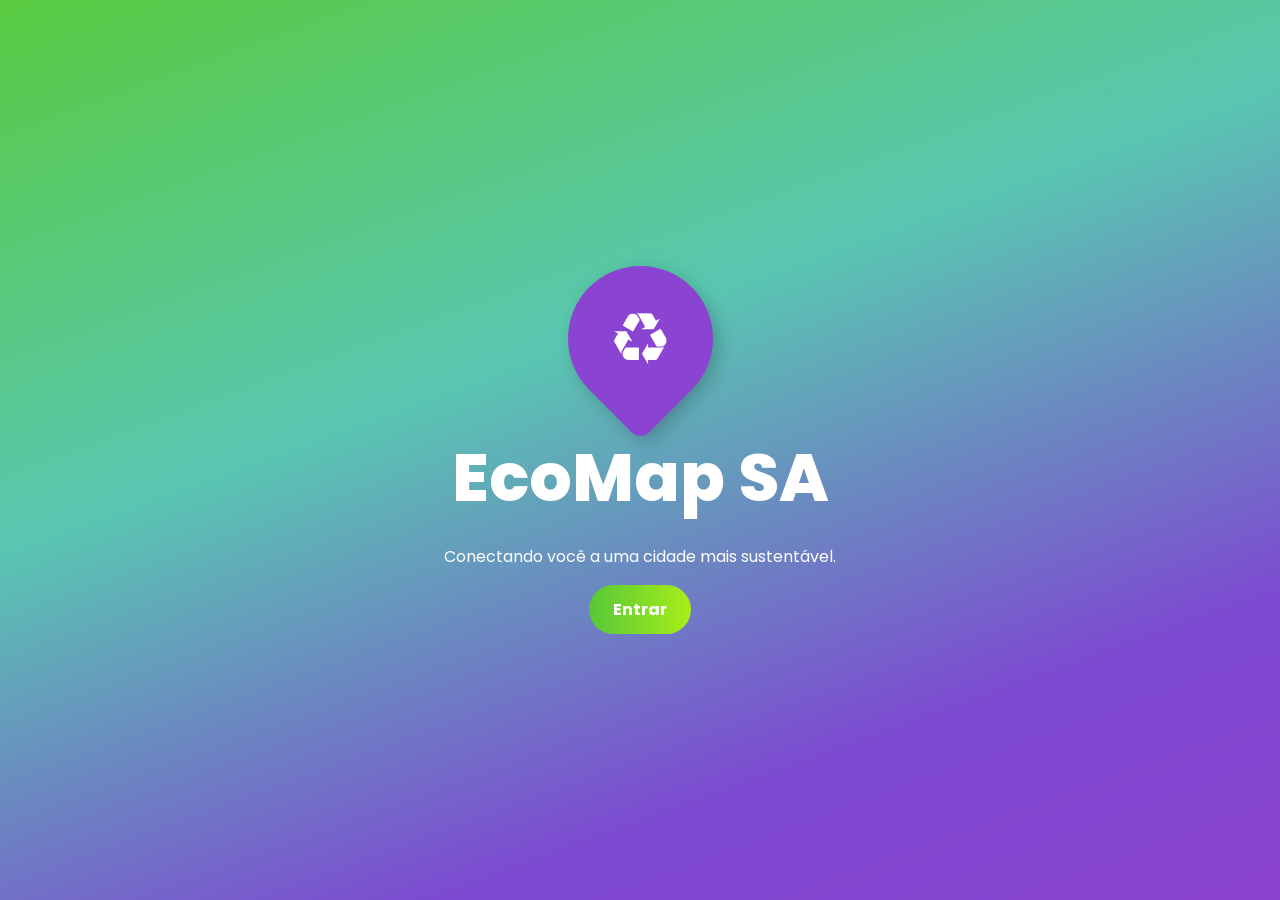
<file: index.html>
<!DOCTYPE html>
<html lang="pt-BR"><head><meta charset="UTF-8"><meta name="viewport" content="width=device-width, initial-scale=1.0"><title>EcoMap SA</title><link rel="stylesheet" href="css/style.css"></head>
<body>
<main class="splash">
  <div class="splash-inner">
    <div class="logo-pin"><span>♻</span></div>
    <h1>EcoMap SA</h1>
    <p>Conectando você a uma cidade mais sustentável.</p>
    <a class="btn btn-green" href="pages/entrada.html">Entrar</a>
  </div>
</main>
<script src="js/script.js"></script>
<script>setTimeout(()=>{},500)</script>
</body></html>
</file>
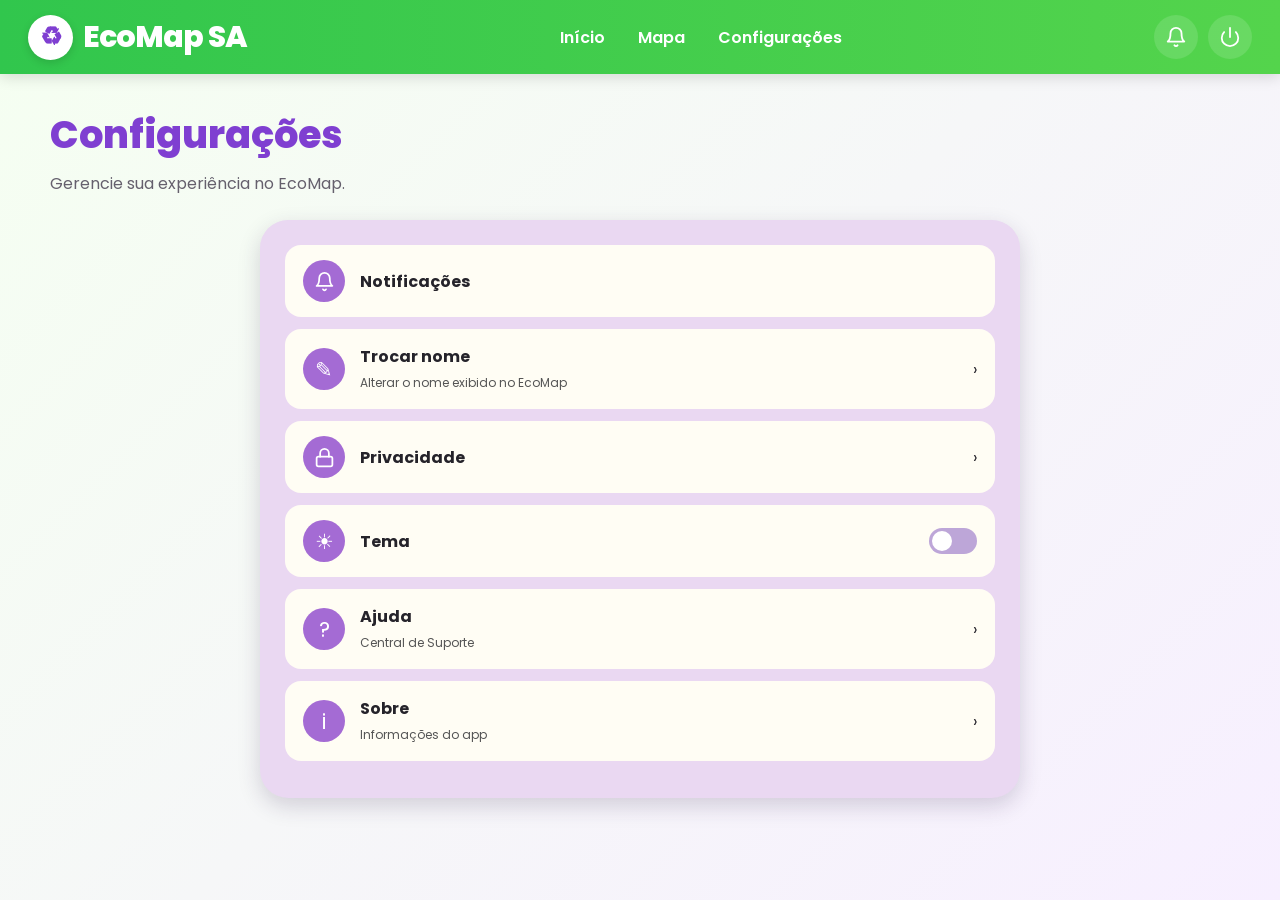
<file: pages/configuracoes.html>
<!DOCTYPE html>
<html lang="pt-BR">
<head>
<meta charset="UTF-8">
<meta name="viewport" content="width=device-width, initial-scale=1.0">
<title>Configurações — EcoMap</title>
<link rel="stylesheet" href="../css/style.css">
</head>
<body>
<div class="site">

<header class="topbar">
  <a class="brand" href="home.html"><span class="brand-mark">♻</span><span class="brand-word">EcoMap SA</span></a>
  <nav class="desktop-nav">
    <a href="home.html">Início</a>
    <a href="mapa.html">Mapa</a>
    <a href="desafios.html">Desafios</a>
    <a href="configuracoes.html">Configurações</a>
  </nav>
  <div class="top-actions">
    <button class="icon-btn" type="button" aria-label="Notificações" title="Notificações" data-notify="Você não tem novas notificações."><svg viewBox="0 0 24 24" fill="none" stroke="currentColor" stroke-width="2" stroke-linecap="round" stroke-linejoin="round" aria-hidden="true"><path d="M6 8a6 6 0 0 1 12 0c0 7 3 9 3 9H3s3-2 3-9"/><path d="M10.3 21a1.94 1.94 0 0 0 3.4 0"/></svg></button>
    <button class="icon-btn" type="button" aria-label="Sair" title="Sair" data-logout><svg viewBox="0 0 24 24" fill="none" stroke="currentColor" stroke-width="2" stroke-linecap="round" stroke-linejoin="round" aria-hidden="true"><path d="M12 2v10"/><path d="M18.4 6.6a9 9 0 1 1-12.8 0"/></svg></button>
  </div>
</header>
<nav class="bottom-nav">
  <a href="home.html" class="active" aria-label="Início"><svg viewBox="0 0 24 24" fill="none" stroke="currentColor" stroke-width="2" stroke-linecap="round" stroke-linejoin="round" aria-hidden="true"><path d="M15 21v-8a1 1 0 0 0-1-1h-4a1 1 0 0 0-1 1v8"/><path d="M3 10a2 2 0 0 1 .709-1.528l7-5.999a2 2 0 0 1 2.582 0l7 5.999A2 2 0 0 1 21 10v9a2 2 0 0 1-2 2H5a2 2 0 0 1-2-2z"/></svg></a>
  <a href="mapa.html" aria-label="Mapa"><svg viewBox="0 0 24 24" fill="none" stroke="currentColor" stroke-width="2" stroke-linecap="round" stroke-linejoin="round" aria-hidden="true"><path d="M20 10c0 4.993-5.539 10.193-7.399 11.799a1 1 0 0 1-1.202 0C9.539 20.193 4 14.993 4 10a8 8 0 0 1 16 0"/><circle cx="12" cy="10" r="3"/></svg></a>
  <a href="desafios.html" aria-label="Desafios"><svg viewBox="0 0 24 24" fill="none" stroke="currentColor" stroke-width="2" stroke-linecap="round" stroke-linejoin="round" aria-hidden="true"><path d="M6 9H4.5a2.5 2.5 0 0 1 0-5H6"/><path d="M18 9h1.5a2.5 2.5 0 0 0 0-5H18"/><path d="M4 22h16"/><path d="M10 14.66V17c0 .55-.47.98-.97 1.21C7.85 18.75 7 20.24 7 22"/><path d="M14 14.66V17c0 .55.47.98.97 1.21C16.15 18.75 17 20.24 17 22"/><path d="M18 2H6v7a6 6 0 0 0 12 0V2Z"/></svg></a>
  <a href="configuracoes.html" aria-label="Configurações"><svg viewBox="0 0 24 24" fill="none" stroke="currentColor" stroke-width="2" stroke-linecap="round" stroke-linejoin="round" aria-hidden="true"><path d="M12.22 2h-.44a2 2 0 0 0-2 2v.18a2 2 0 0 1-1 1.73l-.43.25a2 2 0 0 1-2 0l-.15-.08a2 2 0 0 0-2.73.73l-.22.38a2 2 0 0 0 .73 2.73l.15.1a2 2 0 0 1 1 1.72v.51a2 2 0 0 1-1 1.74l-.15.09a2 2 0 0 0-.73 2.73l.22.38a2 2 0 0 0 2.73.73l.15-.08a2 2 0 0 1 2 0l.43.25a2 2 0 0 1 1 1.73V20a2 2 0 0 0 2 2h.44a2 2 0 0 0 2-2v-.18a2 2 0 0 1 1-1.73l.43-.25a2 2 0 0 1 2 0l.15.08a2 2 0 0 0 2.73-.73l.22-.39a2 2 0 0 0-.73-2.73l-.15-.08a2 2 0 0 1-1-1.74v-.5a2 2 0 0 1 1-1.74l.15-.09a2 2 0 0 0 .73-2.73l-.22-.38a2 2 0 0 0-2.73-.73l-.15.08a2 2 0 0 1-2 0l-.43-.25a2 2 0 0 1-1-1.73V4a2 2 0 0 0-2-2z"/><circle cx="12" cy="12" r="3"/></svg></a>
</nav>

<main class="page">
  <h1 class="page-title">Configurações</h1>
  <p class="page-subtitle">Gerencie sua experiência no EcoMap.</p>
  <section class="settings">
    <div class="setting setting-action" role="button" tabindex="0" data-notify="Você não tem novas notificações."><div class="setting-icon"><svg viewBox="0 0 24 24" fill="none" stroke="currentColor" stroke-width="2" stroke-linecap="round" stroke-linejoin="round" aria-hidden="true"><path d="M6 8a6 6 0 0 1 12 0c0 7 3 9 3 9H3s3-2 3-9"/><path d="M10.3 21a1.94 1.94 0 0 0 3.4 0"/></svg></div><div class="setting-main"><strong>Notificações</strong></div></div>
    <a class="setting setting-link" id="settingsAccountLink" href="entrada.html"><div class="setting-icon">✎</div><div class="setting-main"><strong>Trocar nome</strong><span>Alterar o nome exibido no EcoMap</span></div><span>›</span></a>
    <div class="setting setting-action" role="button" tabindex="0" data-modal-open="modalPrivacidade"><div class="setting-icon"><svg viewBox="0 0 24 24" fill="none" stroke="currentColor" stroke-width="2" stroke-linecap="round" stroke-linejoin="round" aria-hidden="true"><rect x="3" y="11" width="18" height="11" rx="2" ry="2"/><path d="M7 11V7a5 5 0 0 1 10 0v4"/></svg></div><div class="setting-main"><strong>Privacidade</strong></div><span>›</span></div>
    <div class="setting"><div class="setting-icon" data-theme-icon>☀</div><div class="setting-main"><strong>Tema</strong></div><button class="toggle off" id="themeToggle" data-theme-toggle type="button" role="switch" aria-checked="false" aria-label="Ativar modo escuro"><span></span></button></div>
    <div class="setting setting-action" role="button" tabindex="0" data-modal-open="modalAjuda"><div class="setting-icon">?</div><div class="setting-main"><strong>Ajuda</strong><span>Central de Suporte</span></div><span>›</span></div>
    <div class="setting setting-action" role="button" tabindex="0" data-modal-open="modalSobre"><div class="setting-icon">i</div><div class="setting-main"><strong>Sobre</strong><span>Informações do app</span></div><span>›</span></div>
  </section>
</main>

</div>

<!-- Aviso de notificações (pop up no topo) -->
<div class="eco-toast" id="ecoToast" role="status" aria-live="polite">
  <div class="eco-toast-icon" aria-hidden="true"><svg viewBox="0 0 24 24" fill="none" stroke="currentColor" stroke-width="2" stroke-linecap="round" stroke-linejoin="round" aria-hidden="true"><path d="M6 8a6 6 0 0 1 12 0c0 7 3 9 3 9H3s3-2 3-9"/><path d="M10.3 21a1.94 1.94 0 0 0 3.4 0"/></svg></div>
  <div class="eco-toast-text"><strong data-toast-title></strong><span data-toast-text></span></div>
</div>

<!-- Privacidade / LGPD -->
<div class="eco-modal" id="modalPrivacidade" role="dialog" aria-modal="true" aria-labelledby="modalPrivacidadeTitulo">
  <div class="eco-modal-panel">
    <div class="eco-modal-head">
      <div class="setting-icon" aria-hidden="true"><svg viewBox="0 0 24 24" fill="none" stroke="currentColor" stroke-width="2" stroke-linecap="round" stroke-linejoin="round" aria-hidden="true"><rect x="3" y="11" width="18" height="11" rx="2" ry="2"/><path d="M7 11V7a5 5 0 0 1 10 0v4"/></svg></div>
      <h2 id="modalPrivacidadeTitulo">Privacidade e LGPD</h2>
      <button type="button" class="eco-modal-close" data-modal-close aria-label="Fechar">✕</button>
    </div>
    <div class="eco-modal-card">
      <p>O EcoMap SA respeita a sua privacidade. Tratamos dados pessoais de acordo com a Lei Geral de Proteção de Dados (LGPD – Lei nº 13.709/2018), com transparência e apenas no que é necessário para o app funcionar.</p>
    </div>
    <div class="eco-modal-card">
      <h3>Quais dados usamos</h3>
      <ul>
        <li>Seu nome, informado ao entrar no app.</li>
        <li>Dados da conta (nome e e-mail), se você criar uma conta para participar da gamificação.</li>
        <li>Localização do dispositivo, somente se você permitir, para filtrar locais por distância.</li>
        <li>Suas preferências no app, como o tema claro ou escuro.</li>
      </ul>
    </div>
    <div class="eco-modal-card">
      <h3>Para que usamos</h3>
      <p>Para personalizar a sua experiência, registrar visitas, pontos e missões e mostrar pontos sustentáveis perto de você. Não usamos seus dados para outras finalidades sem o seu consentimento.</p>
    </div>
    <div class="eco-modal-card">
      <h3>Armazenamento e compartilhamento</h3>
      <p>Nesta versão, as informações ficam salvas apenas no seu navegador. Não vendemos dados pessoais. O mapa é fornecido pelo Google Maps, que pode tratar dados técnicos conforme a política de privacidade do Google.</p>
    </div>
    <div class="eco-modal-card">
      <h3>Seus direitos</h3>
      <p>Conforme a LGPD, você pode solicitar a confirmação do tratamento, o acesso, a correção, a anonimização ou eliminação dos seus dados, a portabilidade, informações sobre compartilhamento e a revogação do consentimento. Você pode alterar seus dados em Configurações › Trocar nome (ou Alterar cadastro) e desativar a permissão de localização nas configurações do navegador.</p>
    </div>
    <div class="eco-modal-card">
      <h3>Fale com a gente</h3>
      <p>Dúvidas ou solicitações sobre seus dados: privacidade@ecomap.sa (contato simbólico por enquanto).</p>
    </div>
    <button type="button" class="btn btn-purple eco-modal-action" data-modal-close>Entendi</button>
  </div>
</div>

<!-- Ajuda / Central de Suporte -->
<div class="eco-modal" id="modalAjuda" role="dialog" aria-modal="true" aria-labelledby="modalAjudaTitulo">
  <div class="eco-modal-panel">
    <div class="eco-modal-head">
      <div class="setting-icon" aria-hidden="true">?</div>
      <h2 id="modalAjudaTitulo">Central de Suporte</h2>
      <button type="button" class="eco-modal-close" data-modal-close aria-label="Fechar">✕</button>
    </div>
    <div class="eco-modal-card">
      <p>Precisa de ajuda? Fale com a equipe do EcoMap SA por um dos canais abaixo.</p>
    </div>
    <div class="help-channels">
      <div class="help-channel">
        <div class="help-channel-logo logo-whatsapp" aria-hidden="true"><svg viewBox="0 0 24 24"><path fill="#fff" d="M17.472 14.382c-.297-.149-1.758-.867-2.03-.967-.273-.099-.471-.148-.67.15-.197.297-.767.966-.94 1.164-.173.199-.347.223-.644.075-.297-.15-1.255-.463-2.39-1.475-.883-.788-1.48-1.761-1.653-2.059-.173-.297-.018-.458.13-.606.134-.133.298-.347.446-.52.149-.174.198-.298.298-.497.099-.198.05-.371-.025-.52-.075-.149-.669-1.612-.916-2.207-.242-.579-.487-.5-.669-.51-.173-.008-.371-.01-.57-.01-.198 0-.52.074-.792.372-.272.297-1.04 1.016-1.04 2.479 0 1.462 1.065 2.875 1.213 3.074.149.198 2.096 3.2 5.077 4.487.709.306 1.262.489 1.694.625.712.227 1.36.195 1.871.118.571-.085 1.758-.719 2.006-1.413.248-.694.248-1.289.173-1.413-.074-.124-.272-.198-.57-.347m-5.421 7.403h-.004a9.87 9.87 0 01-5.031-1.378l-.361-.214-3.741.982.998-3.648-.235-.374a9.86 9.86 0 01-1.51-5.26c.001-5.45 4.436-9.884 9.888-9.884 2.64 0 5.122 1.03 6.988 2.898a9.825 9.825 0 012.893 6.994c-.003 5.45-4.437 9.884-9.885 9.884m8.413-18.297A11.815 11.815 0 0012.05 0C5.495 0 .16 5.335.157 11.892c0 2.096.547 4.142 1.588 5.945L.057 24l6.305-1.654a11.882 11.882 0 005.683 1.448h.005c6.554 0 11.89-5.335 11.893-11.893a11.821 11.821 0 00-3.48-8.413Z"/></svg></div>
        <div class="help-channel-text"><strong>WhatsApp</strong><span>(11) 90000-0000</span></div>
      </div>
      <div class="help-channel">
        <div class="help-channel-logo logo-instagram" aria-hidden="true"><svg viewBox="0 0 24 24" fill="none" stroke="#fff" stroke-width="2" stroke-linecap="round" stroke-linejoin="round"><rect x="3" y="3" width="18" height="18" rx="5.2"/><circle cx="12" cy="12" r="4.1"/><circle cx="17.3" cy="6.7" r="1" fill="#fff" stroke="none"/></svg></div>
        <div class="help-channel-text"><strong>Instagram</strong><span>@ecomap.sa</span></div>
      </div>
      <div class="help-channel">
        <div class="help-channel-logo logo-email" aria-hidden="true"><svg viewBox="52 42 88 66"><path fill="#4285f4" d="M58 108h14V74L52 59v43c0 3.32 2.69 6 6 6"/><path fill="#34a853" d="M120 108h14c3.32 0 6-2.69 6-6V59l-20 15"/><path fill="#fbbc04" d="M120 48v26l20-15v-8c0-7.42-8.47-11.65-14.4-7.2"/><path fill="#ea4335" d="M72 74V48l24 18 24-18v26L96 92"/><path fill="#c5221f" d="M52 51v8l20 15V48l-5.6-4.2c-5.94-4.45-14.4-.22-14.4 7.2"/></svg></div>
        <div class="help-channel-text"><strong>E-mail</strong><span>contato@ecomap.sa</span></div>
      </div>
    </div>
    <p class="eco-modal-note">Atendimento de segunda a sexta, das 9h às 18h. Canais simbólicos por enquanto, serão ativados em breve.</p>
    <div class="eco-modal-card">
      <h3>Perguntas frequentes</h3>
      <details class="help-faq">
        <summary>Como registro uma visita?</summary>
        <p>Abra o Mapa, escolha um local e toque em “Entrar para registrar visita”. Para registrar visitas e ganhar pontos é preciso entrar ou criar uma conta.</p>
      </details>
      <details class="help-faq">
        <summary>Como altero meu nome?</summary>
        <p>Em Configurações, toque em “Trocar nome” e informe o nome que você quer exibir. Se você já tem cadastro para jogar, a opção aparece como “Alterar cadastro”.</p>
      </details>
      <details class="help-faq">
        <summary>Os horários dos ecopontos estão atualizados?</summary>
        <p>Endereços e horários são informativos. Confirme sempre no site oficial do Semasa antes de levar seus resíduos.</p>
      </details>
    </div>
    <button type="button" class="btn btn-purple eco-modal-action" data-modal-close>Fechar</button>
  </div>
</div>

<!-- Sobre o EcoMap -->
<div class="eco-modal" id="modalSobre" role="dialog" aria-modal="true" aria-labelledby="modalSobreTitulo">
  <div class="eco-modal-panel">
    <div class="eco-modal-head">
      <div class="setting-icon" aria-hidden="true">i</div>
      <h2 id="modalSobreTitulo">Sobre o EcoMap</h2>
      <button type="button" class="eco-modal-close" data-modal-close aria-label="Fechar">✕</button>
    </div>
    <div class="eco-modal-card">
      <h3>O que é o EcoMap SA</h3>
      <p>Conectando você a uma cidade mais sustentável. O EcoMap SA ajuda moradores de Santo André a encontrar ecopontos, parques, ciclovias e eventos sustentáveis, e incentiva boas práticas com missões e pontos.</p>
    </div>
    <div class="eco-modal-card">
      <h3>Missão</h3>
      <p>Facilitar o acesso da população de Santo André a ecopontos, parques, ciclovias e eventos sustentáveis, incentivando o descarte correto de resíduos e hábitos sustentáveis no dia a dia.</p>
    </div>
    <div class="eco-modal-card">
      <h3>Visão</h3>
      <p>Ser uma referência digital em vida sustentável na cidade, conectando pessoas e locais para construir uma Santo André mais verde e consciente.</p>
    </div>
    <div class="eco-modal-card">
      <h3>Valores</h3>
      <ul class="eco-values">
        <li><strong>Sustentabilidade:</strong> cuidado com o meio ambiente em cada ação.</li>
        <li><strong>Comunidade:</strong> hábitos sustentáveis construídos junto com os moradores.</li>
        <li><strong>Transparência:</strong> informações claras, com base em fontes oficiais.</li>
        <li><strong>Engajamento:</strong> missões e pontos que tornam a ação ecológica mais divertida.</li>
      </ul>
    </div>
    <button type="button" class="btn btn-purple eco-modal-action" data-modal-close>Fechar</button>
  </div>
</div>

<script src="../js/script.js"></script>
</body>
</html>
</file>
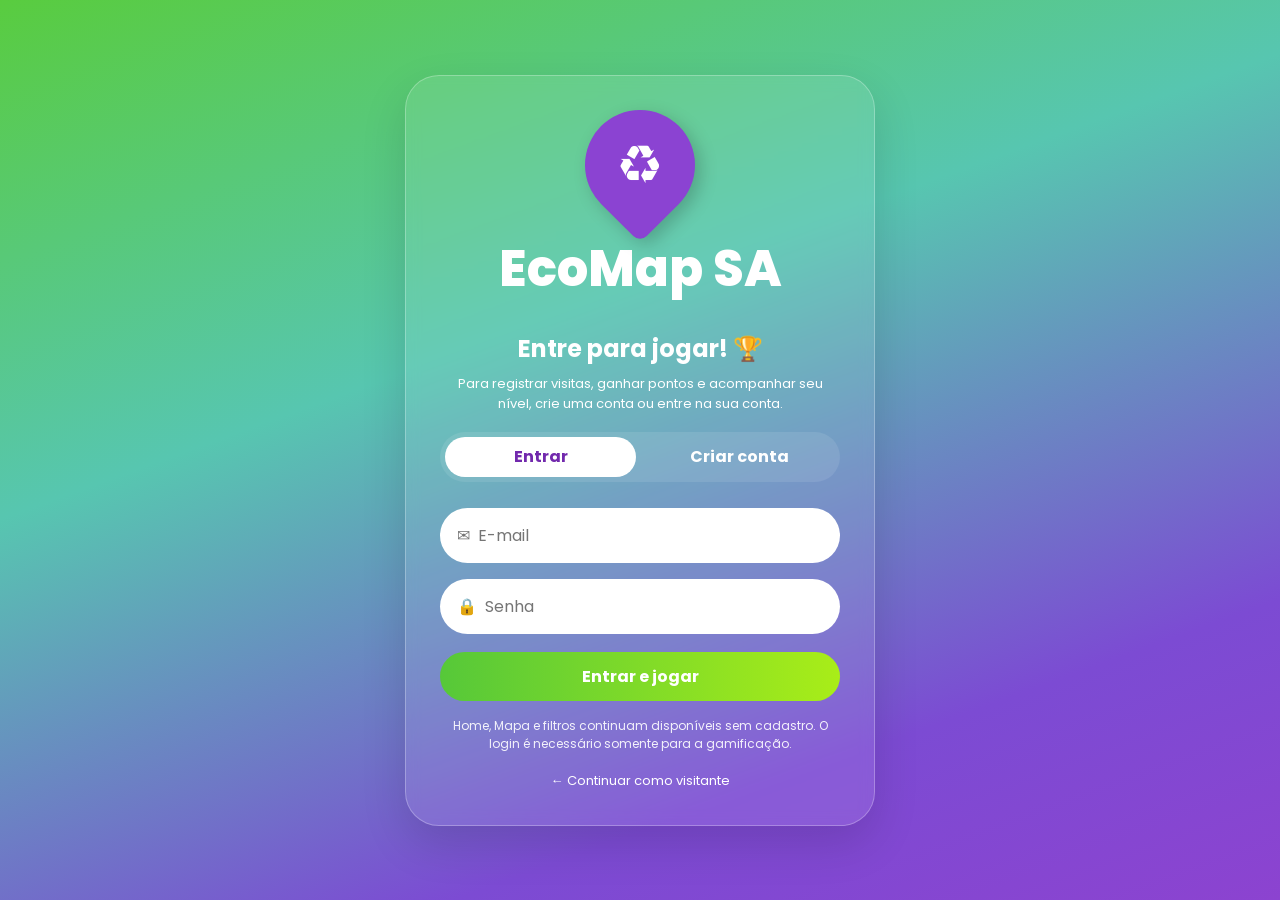
<file: pages/desafios.html>
<!DOCTYPE html>
<html lang="pt-BR">
<head>
<meta charset="UTF-8">
<meta name="viewport" content="width=device-width, initial-scale=1.0">
<title>Desafios — EcoMap</title>
<link rel="stylesheet" href="../css/style.css">
</head>
<body data-protected="true">
<div class="site">

<header class="topbar">
  <a class="brand" href="home.html"><span class="brand-mark">♻</span><span class="brand-word">EcoMap SA</span></a>
  <nav class="desktop-nav">
    <a href="home.html">Início</a>
    <a href="mapa.html">Mapa</a>
    <a href="desafios.html">Desafios</a>
    <a href="configuracoes.html">Configurações</a>
  </nav>
  <div class="top-actions">
    <button class="icon-btn" type="button" aria-label="Notificações" title="Notificações" data-notify="Você não tem novas notificações."><svg viewBox="0 0 24 24" fill="none" stroke="currentColor" stroke-width="2" stroke-linecap="round" stroke-linejoin="round" aria-hidden="true"><path d="M6 8a6 6 0 0 1 12 0c0 7 3 9 3 9H3s3-2 3-9"/><path d="M10.3 21a1.94 1.94 0 0 0 3.4 0"/></svg></button>
    <button class="icon-btn" type="button" aria-label="Sair" title="Sair" data-logout><svg viewBox="0 0 24 24" fill="none" stroke="currentColor" stroke-width="2" stroke-linecap="round" stroke-linejoin="round" aria-hidden="true"><path d="M12 2v10"/><path d="M18.4 6.6a9 9 0 1 1-12.8 0"/></svg></button>
  </div>
</header>
<nav class="bottom-nav">
  <a href="home.html" class="active" aria-label="Início"><svg viewBox="0 0 24 24" fill="none" stroke="currentColor" stroke-width="2" stroke-linecap="round" stroke-linejoin="round" aria-hidden="true"><path d="M15 21v-8a1 1 0 0 0-1-1h-4a1 1 0 0 0-1 1v8"/><path d="M3 10a2 2 0 0 1 .709-1.528l7-5.999a2 2 0 0 1 2.582 0l7 5.999A2 2 0 0 1 21 10v9a2 2 0 0 1-2 2H5a2 2 0 0 1-2-2z"/></svg></a>
  <a href="mapa.html" aria-label="Mapa"><svg viewBox="0 0 24 24" fill="none" stroke="currentColor" stroke-width="2" stroke-linecap="round" stroke-linejoin="round" aria-hidden="true"><path d="M20 10c0 4.993-5.539 10.193-7.399 11.799a1 1 0 0 1-1.202 0C9.539 20.193 4 14.993 4 10a8 8 0 0 1 16 0"/><circle cx="12" cy="10" r="3"/></svg></a>
  <a href="desafios.html" aria-label="Desafios"><svg viewBox="0 0 24 24" fill="none" stroke="currentColor" stroke-width="2" stroke-linecap="round" stroke-linejoin="round" aria-hidden="true"><path d="M6 9H4.5a2.5 2.5 0 0 1 0-5H6"/><path d="M18 9h1.5a2.5 2.5 0 0 0 0-5H18"/><path d="M4 22h16"/><path d="M10 14.66V17c0 .55-.47.98-.97 1.21C7.85 18.75 7 20.24 7 22"/><path d="M14 14.66V17c0 .55.47.98.97 1.21C16.15 18.75 17 20.24 17 22"/><path d="M18 2H6v7a6 6 0 0 0 12 0V2Z"/></svg></a>
  <a href="configuracoes.html" aria-label="Configurações"><svg viewBox="0 0 24 24" fill="none" stroke="currentColor" stroke-width="2" stroke-linecap="round" stroke-linejoin="round" aria-hidden="true"><path d="M12.22 2h-.44a2 2 0 0 0-2 2v.18a2 2 0 0 1-1 1.73l-.43.25a2 2 0 0 1-2 0l-.15-.08a2 2 0 0 0-2.73.73l-.22.38a2 2 0 0 0 .73 2.73l.15.1a2 2 0 0 1 1 1.72v.51a2 2 0 0 1-1 1.74l-.15.09a2 2 0 0 0-.73 2.73l.22.38a2 2 0 0 0 2.73.73l.15-.08a2 2 0 0 1 2 0l.43.25a2 2 0 0 1 1 1.73V20a2 2 0 0 0 2 2h.44a2 2 0 0 0 2-2v-.18a2 2 0 0 1 1-1.73l.43-.25a2 2 0 0 1 2 0l.15.08a2 2 0 0 0 2.73-.73l.22-.39a2 2 0 0 0-.73-2.73l-.15-.08a2 2 0 0 1-1-1.74v-.5a2 2 0 0 1 1-1.74l.15-.09a2 2 0 0 0 .73-2.73l-.22-.38a2 2 0 0 0-2.73-.73l-.15.08a2 2 0 0 1-2 0l-.43-.25a2 2 0 0 1-1-1.73V4a2 2 0 0 0-2-2z"/><circle cx="12" cy="12" r="3"/></svg></a>
</nav>

<main class="page challenge-page">
  <div style="text-align:center;padding-top:10px">
    <div style="color:#fff;font-size:25px;font-weight:800">🌿 Eco</div>
    <div class="level-title">Nível 1<br>Cuidador urbano</div>
  </div>
  <section class="level-card">
    <div style="font-size:22px"><strong id="levelPoints">0</strong> Pontos</div>
    <div class="progress" style="margin-top:10px"><span id="levelBar" style="width:0%"></span></div>
    <small id="levelGoal">0 / 2.500</small>
  </section>
  <h2 style="color:#fff;text-align:center;font-size:30px">Missões semanais</h2>
  <section class="challenge-list">
    <div class="challenge" data-mission="garrafas"><button class="status" data-check></button><div class="challenge-text">Reciclar 3 garrafas plásticas</div><button class="btn" style="background:#c697e6;color:#fff;min-height:34px;padding:6px 13px" type="button" data-modal-open="modal-garrafas">Detalhes</button></div>
    <div class="challenge" data-mission="reutilizar"><button class="status" data-check></button><div class="challenge-text">Reutilizar pelo menos 1 item</div><button class="btn" style="background:#c697e6;color:#fff;min-height:34px;padding:6px 13px" type="button" data-modal-open="modal-reutilizar">Detalhes</button></div>
    <div class="challenge" data-mission="descartaveis"><button class="status" data-check></button><div class="challenge-text">Não utilizar descartáveis por 3 dias</div><button class="btn" style="background:#c697e6;color:#fff;min-height:34px;padding:6px 13px" type="button" data-modal-open="modal-descartaveis">Detalhes</button></div>
    <a class="btn btn-purple" id="registerMission" href="#">Registrar missão</a>
  </section>
</main>

</div>
<!-- Detalhes da missão: Reciclar 3 garrafas plásticas -->
<div class="eco-modal" id="modal-garrafas" role="dialog" aria-modal="true" aria-labelledby="modal-garrafas-titulo">
  <div class="eco-modal-panel">
    <div class="eco-modal-head">
      <div class="setting-icon" aria-hidden="true">♻</div>
      <h2 id="modal-garrafas-titulo">Reciclar 3 garrafas plásticas</h2>
      <button type="button" class="eco-modal-close" data-modal-close aria-label="Fechar">✕</button>
    </div>
    <div class="eco-modal-card">
      <h3>Sobre a missão</h3>
      <p>Descarte corretamente 3 garrafas plásticas em um ecoponto da cidade, para que elas sigam para a reciclagem.</p>
    </div>
    <div class="eco-modal-card">
      <h3>Como cumprir</h3>
      <ul><li>Esvazie e enxágue as garrafas.</li><li>Leve até um ecoponto (veja o mais próximo no Mapa).</li><li>Volte aqui, marque a missão como concluída e toque em “Registrar missão”.</li></ul>
    </div>
    <div class="eco-modal-card">
      <h3>Dica</h3>
      <p>Confira no site oficial do Semasa quais materiais o ecoponto aceita antes de sair de casa.</p>
    </div>
    <div class="eco-modal-card">
      <h3>Recompensa e status</h3>
      <p><strong>+250 XP</strong> ao registrar a missão. Status: <strong data-mission-status="garrafas">Pendente</strong></p>
    </div>
    <button type="button" class="btn btn-purple eco-modal-action" data-modal-close>Fechar</button>
  </div>
</div>

<!-- Detalhes da missão: Reutilizar pelo menos 1 item -->
<div class="eco-modal" id="modal-reutilizar" role="dialog" aria-modal="true" aria-labelledby="modal-reutilizar-titulo">
  <div class="eco-modal-panel">
    <div class="eco-modal-head">
      <div class="setting-icon" aria-hidden="true">↻</div>
      <h2 id="modal-reutilizar-titulo">Reutilizar pelo menos 1 item</h2>
      <button type="button" class="eco-modal-close" data-modal-close aria-label="Fechar">✕</button>
    </div>
    <div class="eco-modal-card">
      <h3>Sobre a missão</h3>
      <p>Dê uma nova utilidade a um item que iria para o lixo, evitando o descarte e o consumo de algo novo.</p>
    </div>
    <div class="eco-modal-card">
      <h3>Como cumprir</h3>
      <ul><li>Escolha um item que você usaria menos ou descartaria.</li><li>Use de novo ou transforme, por exemplo um pote de vidro virando porta-objetos.</li><li>Marque a missão como concluída e toque em “Registrar missão”.</li></ul>
    </div>
    <div class="eco-modal-card">
      <h3>Dica</h3>
      <p>Sacolas, potes, caixas e roupas velhas costumam ter uma segunda utilidade em casa.</p>
    </div>
    <div class="eco-modal-card">
      <h3>Recompensa e status</h3>
      <p><strong>+250 XP</strong> ao registrar a missão. Status: <strong data-mission-status="reutilizar">Pendente</strong></p>
    </div>
    <button type="button" class="btn btn-purple eco-modal-action" data-modal-close>Fechar</button>
  </div>
</div>

<!-- Detalhes da missão: Não utilizar descartáveis por 3 dias -->
<div class="eco-modal" id="modal-descartaveis" role="dialog" aria-modal="true" aria-labelledby="modal-descartaveis-titulo">
  <div class="eco-modal-panel">
    <div class="eco-modal-head">
      <div class="setting-icon" aria-hidden="true">🌿</div>
      <h2 id="modal-descartaveis-titulo">Não utilizar descartáveis por 3 dias</h2>
      <button type="button" class="eco-modal-close" data-modal-close aria-label="Fechar">✕</button>
    </div>
    <div class="eco-modal-card">
      <h3>Sobre a missão</h3>
      <p>Passe 3 dias sem usar itens descartáveis, como copos, canudos, talheres e sacolas plásticas.</p>
    </div>
    <div class="eco-modal-card">
      <h3>Como cumprir</h3>
      <ul><li>Leve sua garrafa, copo e sacola reutilizáveis.</li><li>Recuse canudos, talheres e embalagens descartáveis.</li><li>Ao final dos 3 dias, marque a missão como concluída e toque em “Registrar missão”.</li></ul>
    </div>
    <div class="eco-modal-card">
      <h3>Dica</h3>
      <p>Deixe os itens reutilizáveis junto da bolsa ou da mochila para não esquecer.</p>
    </div>
    <div class="eco-modal-card">
      <h3>Recompensa e status</h3>
      <p><strong>+250 XP</strong> ao registrar a missão. Status: <strong data-mission-status="descartaveis">Pendente</strong></p>
    </div>
    <button type="button" class="btn btn-purple eco-modal-action" data-modal-close>Fechar</button>
  </div>
</div>

<!-- Aviso de notificações (pop up no topo) -->
<div class="eco-toast" id="ecoToast" role="status" aria-live="polite">
  <div class="eco-toast-icon" aria-hidden="true"><svg viewBox="0 0 24 24" fill="none" stroke="currentColor" stroke-width="2" stroke-linecap="round" stroke-linejoin="round" aria-hidden="true"><path d="M6 8a6 6 0 0 1 12 0c0 7 3 9 3 9H3s3-2 3-9"/><path d="M10.3 21a1.94 1.94 0 0 0 3.4 0"/></svg></div>
  <div class="eco-toast-text"><strong data-toast-title></strong><span data-toast-text></span></div>
</div>

<script src="../js/script.js"></script>
</body>
</html>
</file>
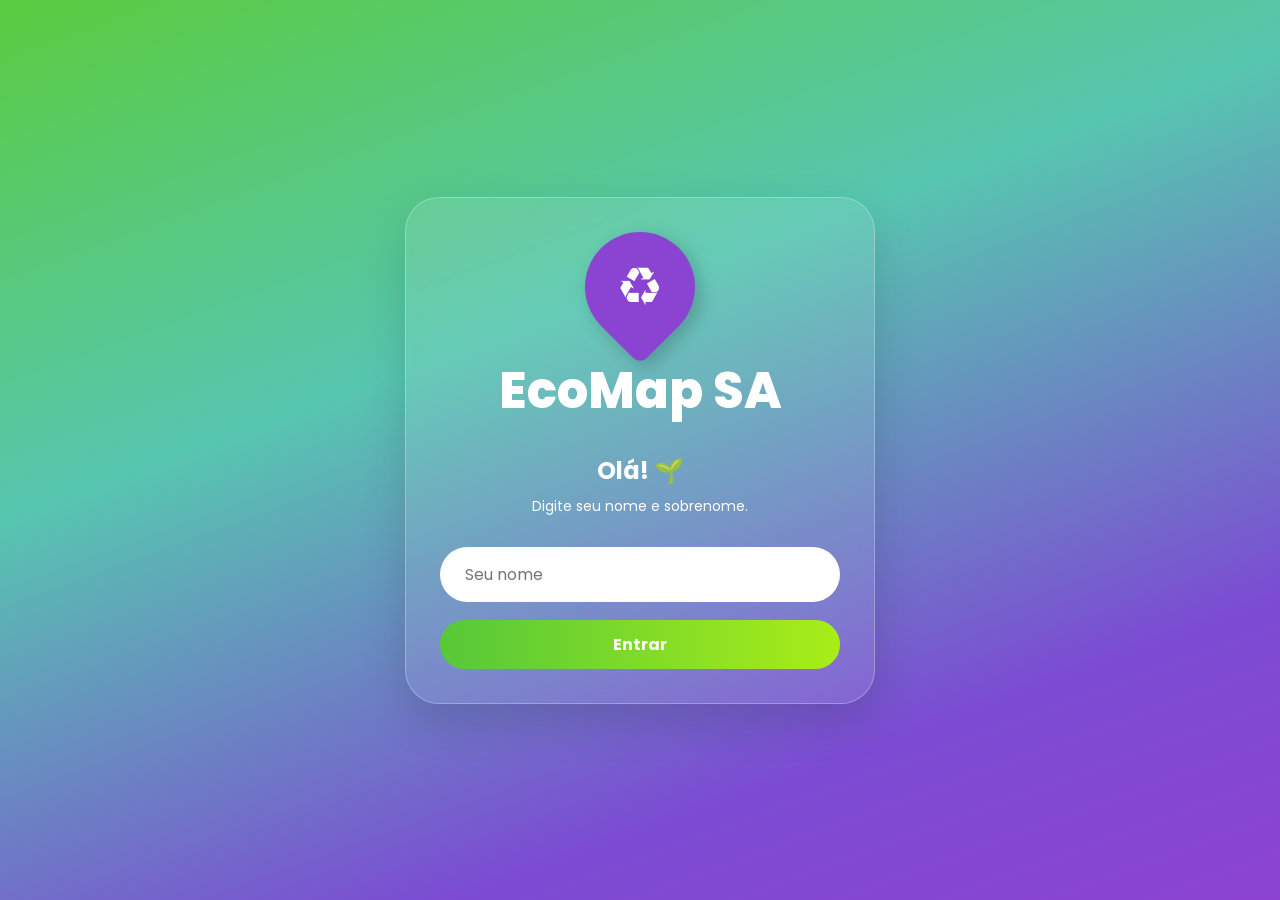
<file: pages/entrada.html>
<!DOCTYPE html>
<html lang="pt-BR">
<head>
<meta charset="UTF-8">
<meta name="viewport" content="width=device-width, initial-scale=1.0">
<title>Entrar — EcoMap</title>
<link rel="stylesheet" href="../css/style.css">
</head>
<body>
<main class="auth-page">
  <section class="auth-card">
    <div class="auth-logo">
      <div class="logo-pin"><span>♻</span></div>
      <div class="eco-word">EcoMap SA</div>
    </div>

    <div style="text-align:center;margin-bottom:22px">
      <h2 style="margin:0 0 8px">Olá! 🌱</h2>
      <p style="margin:0;font-size:14px">Digite seu nome e sobrenome.</p>
    </div>

    <form id="loginForm">
      <input class="input" id="userName" type="text" placeholder="  Seu nome" autocomplete="name" required>
      <button class="btn btn-green" type="submit">Entrar</button>
    </form>
  </section>
</main>
<script src="../js/script.js"></script>
</body>
</html>
</file>
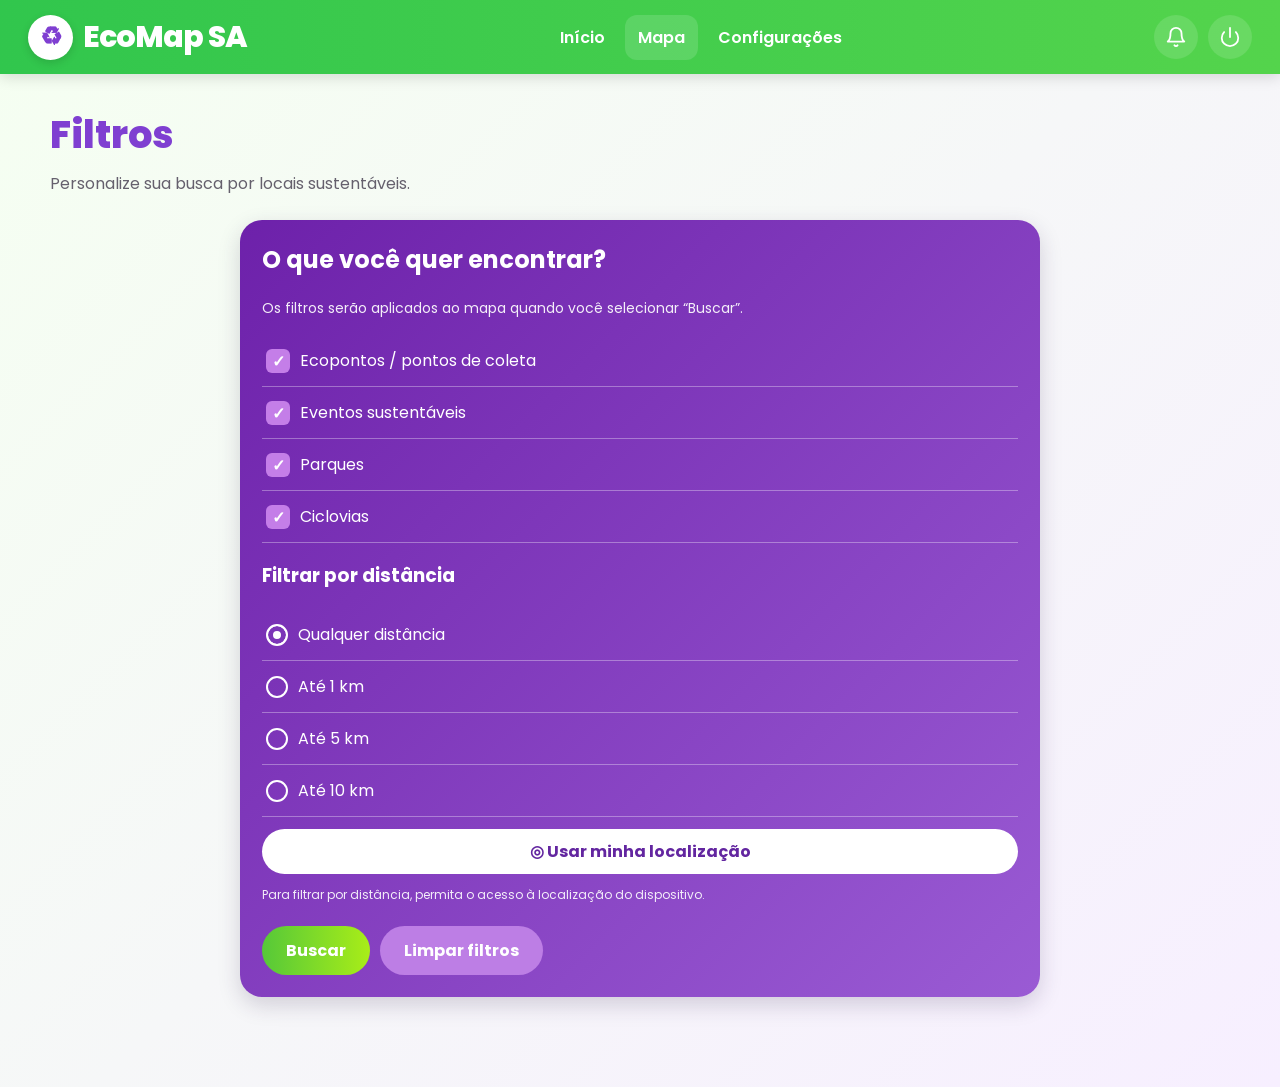
<file: pages/filtros.html>
<!DOCTYPE html>
<html lang="pt-BR">
<head>
<meta charset="UTF-8">
<meta name="viewport" content="width=device-width, initial-scale=1.0">
<title>Filtros — EcoMap</title>
<link rel="stylesheet" href="../css/style.css">
</head>
<body>
<div class="site">

<header class="topbar">
  <a class="brand" href="home.html"><span class="brand-mark">♻</span><span class="brand-word">EcoMap SA</span></a>
  <nav class="desktop-nav">
    <a href="home.html">Início</a>
    <a href="mapa.html" class="active">Mapa</a>
    <a href="desafios.html">Desafios</a>
    <a href="configuracoes.html">Configurações</a>
  </nav>
  <div class="top-actions">
    <button class="icon-btn" type="button" aria-label="Notificações" title="Notificações" data-notify="Você não tem novas notificações."><svg viewBox="0 0 24 24" fill="none" stroke="currentColor" stroke-width="2" stroke-linecap="round" stroke-linejoin="round" aria-hidden="true"><path d="M6 8a6 6 0 0 1 12 0c0 7 3 9 3 9H3s3-2 3-9"/><path d="M10.3 21a1.94 1.94 0 0 0 3.4 0"/></svg></button>
    <button class="icon-btn" type="button" aria-label="Sair" title="Sair" data-logout><svg viewBox="0 0 24 24" fill="none" stroke="currentColor" stroke-width="2" stroke-linecap="round" stroke-linejoin="round" aria-hidden="true"><path d="M12 2v10"/><path d="M18.4 6.6a9 9 0 1 1-12.8 0"/></svg></button>
  </div>
</header>
<nav class="bottom-nav">
  <a href="home.html" aria-label="Início"><svg viewBox="0 0 24 24" fill="none" stroke="currentColor" stroke-width="2" stroke-linecap="round" stroke-linejoin="round" aria-hidden="true"><path d="M15 21v-8a1 1 0 0 0-1-1h-4a1 1 0 0 0-1 1v8"/><path d="M3 10a2 2 0 0 1 .709-1.528l7-5.999a2 2 0 0 1 2.582 0l7 5.999A2 2 0 0 1 21 10v9a2 2 0 0 1-2 2H5a2 2 0 0 1-2-2z"/></svg></a>
  <a href="mapa.html" class="active" aria-label="Mapa"><svg viewBox="0 0 24 24" fill="none" stroke="currentColor" stroke-width="2" stroke-linecap="round" stroke-linejoin="round" aria-hidden="true"><path d="M20 10c0 4.993-5.539 10.193-7.399 11.799a1 1 0 0 1-1.202 0C9.539 20.193 4 14.993 4 10a8 8 0 0 1 16 0"/><circle cx="12" cy="10" r="3"/></svg></a>
  <a href="desafios.html" aria-label="Desafios"><svg viewBox="0 0 24 24" fill="none" stroke="currentColor" stroke-width="2" stroke-linecap="round" stroke-linejoin="round" aria-hidden="true"><path d="M6 9H4.5a2.5 2.5 0 0 1 0-5H6"/><path d="M18 9h1.5a2.5 2.5 0 0 0 0-5H18"/><path d="M4 22h16"/><path d="M10 14.66V17c0 .55-.47.98-.97 1.21C7.85 18.75 7 20.24 7 22"/><path d="M14 14.66V17c0 .55.47.98.97 1.21C16.15 18.75 17 20.24 17 22"/><path d="M18 2H6v7a6 6 0 0 0 12 0V2Z"/></svg></a>
  <a href="configuracoes.html" aria-label="Configurações"><svg viewBox="0 0 24 24" fill="none" stroke="currentColor" stroke-width="2" stroke-linecap="round" stroke-linejoin="round" aria-hidden="true"><path d="M12.22 2h-.44a2 2 0 0 0-2 2v.18a2 2 0 0 1-1 1.73l-.43.25a2 2 0 0 1-2 0l-.15-.08a2 2 0 0 0-2.73.73l-.22.38a2 2 0 0 0 .73 2.73l.15.1a2 2 0 0 1 1 1.72v.51a2 2 0 0 1-1 1.74l-.15.09a2 2 0 0 0-.73 2.73l.22.38a2 2 0 0 0 2.73.73l.15-.08a2 2 0 0 1 2 0l.43.25a2 2 0 0 1 1 1.73V20a2 2 0 0 0 2 2h.44a2 2 0 0 0 2-2v-.18a2 2 0 0 1 1-1.73l.43-.25a2 2 0 0 1 2 0l.15.08a2 2 0 0 0 2.73-.73l.22-.39a2 2 0 0 0-.73-2.73l-.15-.08a2 2 0 0 1-1-1.74v-.5a2 2 0 0 1 1-1.74l.15-.09a2 2 0 0 0 .73-2.73l-.22-.38a2 2 0 0 0-2.73-.73l-.15.08a2 2 0 0 1-2 0l-.43-.25a2 2 0 0 1-1-1.73V4a2 2 0 0 0-2-2z"/><circle cx="12" cy="12" r="3"/></svg></a>
</nav>

<main class="page">
  <h1 class="page-title">Filtros</h1>
  <p class="page-subtitle">Personalize sua busca por locais sustentáveis.</p>
  <section class="card eco-filter-page">
    <h2>O que você quer encontrar?</h2>
    <p>Os filtros serão aplicados ao mapa quando você selecionar “Buscar”.</p>
    <div class="filter-page-options">
      <label class="filter-row filter-control"><input type="checkbox" class="eco-filter" value="ecoponto" checked> <span class="check"></span> Ecopontos / pontos de coleta</label>
      <label class="filter-row filter-control"><input type="checkbox" class="eco-filter" value="evento" checked> <span class="check"></span> Eventos sustentáveis</label>
      <label class="filter-row filter-control"><input type="checkbox" class="eco-filter" value="parque" checked> <span class="check"></span> Parques</label>
      <label class="filter-row filter-control"><input type="checkbox" class="eco-filter" value="ciclovia" checked> <span class="check"></span> Ciclovias</label>
    </div>
    <div class="distance">
      <h3>Filtrar por distância</h3>
      <label class="filter-row filter-control"><input type="radio" name="ecoDistance" value="all" checked> <span class="radio"></span> Qualquer distância</label>
      <label class="filter-row filter-control"><input type="radio" name="ecoDistance" value="1"> <span class="radio"></span> Até 1 km</label>
      <label class="filter-row filter-control"><input type="radio" name="ecoDistance" value="5"> <span class="radio"></span> Até 5 km</label>
      <label class="filter-row filter-control"><input type="radio" name="ecoDistance" value="10"> <span class="radio"></span> Até 10 km</label>
      <button id="useMyLocation" class="map-location-btn" type="button">◎ Usar minha localização</button>
      <p id="filterLocationStatus" class="filter-location-status" role="status">Para filtrar por distância, permita o acesso à localização do dispositivo.</p>
    </div>
    <div class="filter-page-actions">
      <button class="btn btn-green" id="saveEcoFilters" type="button">Buscar</button>
      <button class="btn btn-filter-reset" id="resetEcoFilters" type="button">Limpar filtros</button>
    </div>
  </section>
</main>

</div>
<!-- Aviso de notificações (pop up no topo) -->
<div class="eco-toast" id="ecoToast" role="status" aria-live="polite">
  <div class="eco-toast-icon" aria-hidden="true"><svg viewBox="0 0 24 24" fill="none" stroke="currentColor" stroke-width="2" stroke-linecap="round" stroke-linejoin="round" aria-hidden="true"><path d="M6 8a6 6 0 0 1 12 0c0 7 3 9 3 9H3s3-2 3-9"/><path d="M10.3 21a1.94 1.94 0 0 0 3.4 0"/></svg></div>
  <div class="eco-toast-text"><strong data-toast-title></strong><span data-toast-text></span></div>
</div>

<script src="../js/script.js"></script>
<script src="../js/mapa.js"></script>
</body>
</html>
</file>
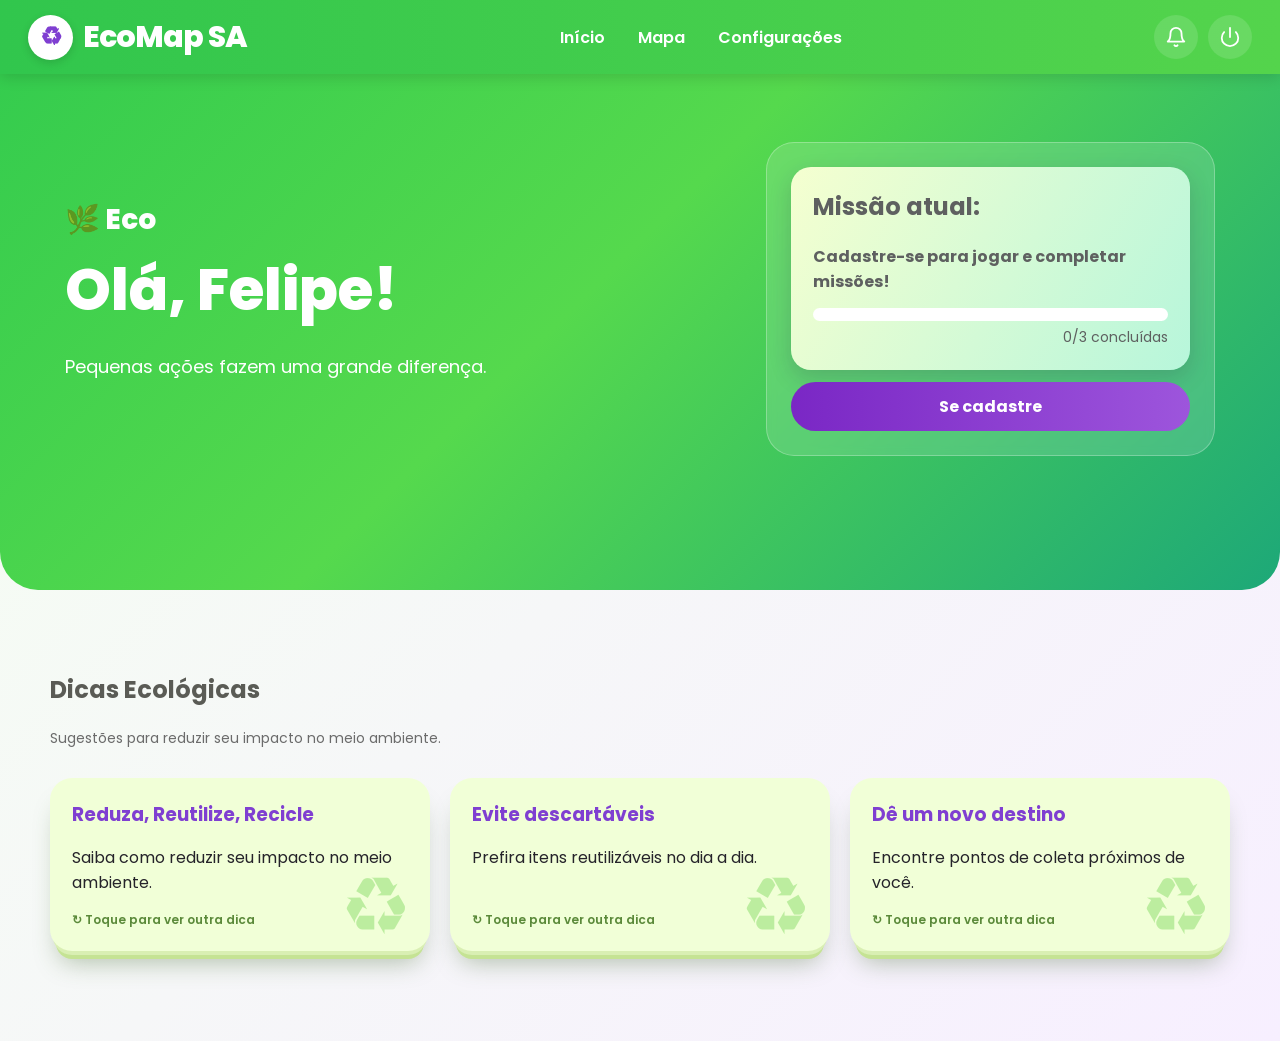
<file: pages/home.html>
<!DOCTYPE html>
<html lang="pt-BR">
<head>
<meta charset="UTF-8">
<meta name="viewport" content="width=device-width, initial-scale=1.0">
<title>Home — EcoMap</title>
<link rel="stylesheet" href="../css/style.css">
</head>
<body>
<div class="site">

<header class="topbar">
  <a class="brand" href="home.html"><span class="brand-mark">♻</span><span class="brand-word">EcoMap SA</span></a>
  <nav class="desktop-nav">
    <a href="home.html">Início</a>
    <a href="mapa.html">Mapa</a>
    <a href="desafios.html">Desafios</a>
    <a href="configuracoes.html">Configurações</a>
  </nav>
  <div class="top-actions">
    <button class="icon-btn" type="button" aria-label="Notificações" title="Notificações" data-notify="Você não tem novas notificações."><svg viewBox="0 0 24 24" fill="none" stroke="currentColor" stroke-width="2" stroke-linecap="round" stroke-linejoin="round" aria-hidden="true"><path d="M6 8a6 6 0 0 1 12 0c0 7 3 9 3 9H3s3-2 3-9"/><path d="M10.3 21a1.94 1.94 0 0 0 3.4 0"/></svg></button>
    <button class="icon-btn" type="button" aria-label="Sair" title="Sair" data-logout><svg viewBox="0 0 24 24" fill="none" stroke="currentColor" stroke-width="2" stroke-linecap="round" stroke-linejoin="round" aria-hidden="true"><path d="M12 2v10"/><path d="M18.4 6.6a9 9 0 1 1-12.8 0"/></svg></button>
  </div>
</header>
<nav class="bottom-nav">
  <a href="home.html" class="active" aria-label="Início"><svg viewBox="0 0 24 24" fill="none" stroke="currentColor" stroke-width="2" stroke-linecap="round" stroke-linejoin="round" aria-hidden="true"><path d="M15 21v-8a1 1 0 0 0-1-1h-4a1 1 0 0 0-1 1v8"/><path d="M3 10a2 2 0 0 1 .709-1.528l7-5.999a2 2 0 0 1 2.582 0l7 5.999A2 2 0 0 1 21 10v9a2 2 0 0 1-2 2H5a2 2 0 0 1-2-2z"/></svg></a>
  <a href="mapa.html" aria-label="Mapa"><svg viewBox="0 0 24 24" fill="none" stroke="currentColor" stroke-width="2" stroke-linecap="round" stroke-linejoin="round" aria-hidden="true"><path d="M20 10c0 4.993-5.539 10.193-7.399 11.799a1 1 0 0 1-1.202 0C9.539 20.193 4 14.993 4 10a8 8 0 0 1 16 0"/><circle cx="12" cy="10" r="3"/></svg></a>
  <a href="desafios.html" aria-label="Desafios"><svg viewBox="0 0 24 24" fill="none" stroke="currentColor" stroke-width="2" stroke-linecap="round" stroke-linejoin="round" aria-hidden="true"><path d="M6 9H4.5a2.5 2.5 0 0 1 0-5H6"/><path d="M18 9h1.5a2.5 2.5 0 0 0 0-5H18"/><path d="M4 22h16"/><path d="M10 14.66V17c0 .55-.47.98-.97 1.21C7.85 18.75 7 20.24 7 22"/><path d="M14 14.66V17c0 .55.47.98.97 1.21C16.15 18.75 17 20.24 17 22"/><path d="M18 2H6v7a6 6 0 0 0 12 0V2Z"/></svg></a>
  <a href="configuracoes.html" aria-label="Configurações"><svg viewBox="0 0 24 24" fill="none" stroke="currentColor" stroke-width="2" stroke-linecap="round" stroke-linejoin="round" aria-hidden="true"><path d="M12.22 2h-.44a2 2 0 0 0-2 2v.18a2 2 0 0 1-1 1.73l-.43.25a2 2 0 0 1-2 0l-.15-.08a2 2 0 0 0-2.73.73l-.22.38a2 2 0 0 0 .73 2.73l.15.1a2 2 0 0 1 1 1.72v.51a2 2 0 0 1-1 1.74l-.15.09a2 2 0 0 0-.73 2.73l.22.38a2 2 0 0 0 2.73.73l.15-.08a2 2 0 0 1 2 0l.43.25a2 2 0 0 1 1 1.73V20a2 2 0 0 0 2 2h.44a2 2 0 0 0 2-2v-.18a2 2 0 0 1 1-1.73l.43-.25a2 2 0 0 1 2 0l.15.08a2 2 0 0 0 2.73-.73l.22-.39a2 2 0 0 0-.73-2.73l-.15-.08a2 2 0 0 1-1-1.74v-.5a2 2 0 0 1 1-1.74l.15-.09a2 2 0 0 0 .73-2.73l-.22-.38a2 2 0 0 0-2.73-.73l-.15.08a2 2 0 0 1-2 0l-.43-.25a2 2 0 0 1-1-1.73V4a2 2 0 0 0-2-2z"/><circle cx="12" cy="12" r="3"/></svg></a>
</nav>

<main>
<section class="hero">
  <div class="page hero-grid">
    <div>
      <div style="font-size:28px;font-weight:800">🌿 Eco</div>
      <h1>Olá, <span id="userNameDisplay">Felipe</span>!</h1>
      <p style="font-size:18px">Pequenas ações fazem uma grande diferença.</p>
      <!--<a class="btn btn-purple" href="desafios.html">Ver missões</a>-->
    </div>
    <div class="hero-card">
      <div class="mission-card">
        <h2 style="margin-top:0">Missão atual:</h2>
        <strong id="missionTitle">Cadastre-se para jogar e completar missões!</strong>
        <div class="progress" style="margin-top:14px"><span id="missionBar" style="width:0%"></span></div>
        <div class="progress-label" id="missionLabel">0/3 concluídas</div>
      </div>
      <a class="btn btn-purple home-register-btn" id="homeMissionBtn" href="login.html?returnTo=home.html&tab=register">Se cadastre</a>
    </div>
  </div>
</section>
<section class="page">
  <div class="section-head"><div><h2 style="color:#5a5b55">Dicas Ecológicas</h2><p class="mini-note">Sugestões para reduzir seu impacto no meio ambiente.</p></div></div>
  <div class="grid grid-3">
    <article class="eco-tip" data-tips="0" role="button" tabindex="0" title="Toque para ver outra dica"><h3>Reduza, Reutilize, Recicle</h3><p>Saiba como reduzir seu impacto no meio ambiente.</p><span class="eco-tip-hint">↻ Toque para ver outra dica</span></article>
    <article class="eco-tip" data-tips="1" role="button" tabindex="0" title="Toque para ver outra dica"><h3>Evite descartáveis</h3><p>Prefira itens reutilizáveis no dia a dia.</p><span class="eco-tip-hint">↻ Toque para ver outra dica</span></article>
    <article class="eco-tip" data-tips="2" role="button" tabindex="0" title="Toque para ver outra dica"><h3>Dê um novo destino</h3><p>Encontre pontos de coleta próximos de você.</p><span class="eco-tip-hint">↻ Toque para ver outra dica</span></article>
  </div>
</section>
</main>

</div>
<!-- Aviso de notificações (pop up no topo) -->
<div class="eco-toast" id="ecoToast" role="status" aria-live="polite">
  <div class="eco-toast-icon" aria-hidden="true"><svg viewBox="0 0 24 24" fill="none" stroke="currentColor" stroke-width="2" stroke-linecap="round" stroke-linejoin="round" aria-hidden="true"><path d="M6 8a6 6 0 0 1 12 0c0 7 3 9 3 9H3s3-2 3-9"/><path d="M10.3 21a1.94 1.94 0 0 0 3.4 0"/></svg></div>
  <div class="eco-toast-text"><strong data-toast-title></strong><span data-toast-text></span></div>
</div>

<script src="../js/script.js"></script>
</body>
</html>
</file>
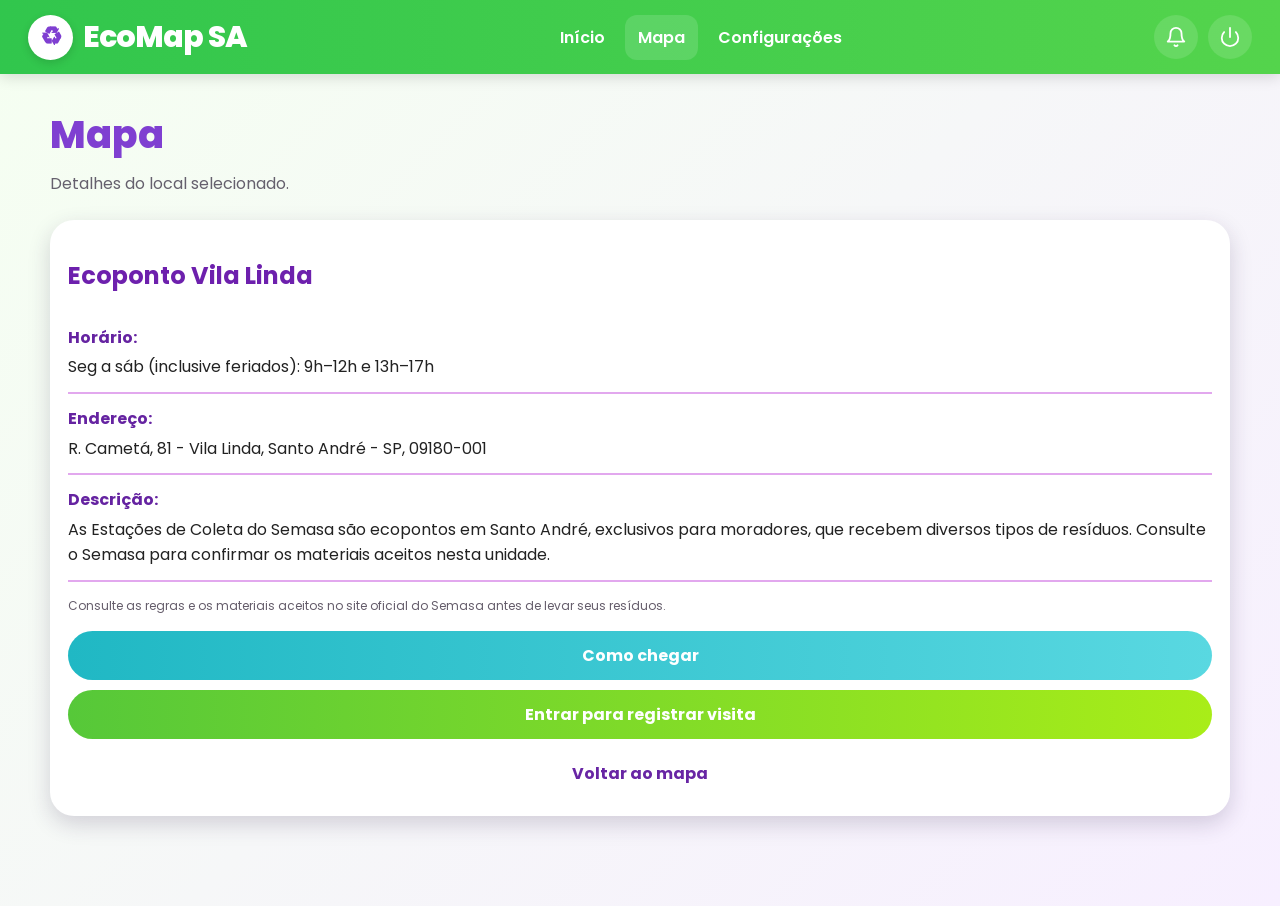
<file: pages/local.html>
<!DOCTYPE html>
<html lang="pt-BR">
<head>
<meta charset="UTF-8">
<meta name="viewport" content="width=device-width, initial-scale=1.0">
<title>Detalhes do ecoponto — EcoMap</title>
<link rel="stylesheet" href="../css/style.css">
</head>
<body>
<div class="site">

<header class="topbar">
  <a class="brand" href="home.html"><span class="brand-mark">♻</span><span class="brand-word">EcoMap SA</span></a>
  <nav class="desktop-nav">
    <a href="home.html">Início</a>
    <a href="mapa.html" class="active">Mapa</a>
    <a href="desafios.html">Desafios</a>
    <a href="configuracoes.html">Configurações</a>
  </nav>
  <div class="top-actions">
    <button class="icon-btn" type="button" aria-label="Notificações" title="Notificações" data-notify="Você não tem novas notificações."><svg viewBox="0 0 24 24" fill="none" stroke="currentColor" stroke-width="2" stroke-linecap="round" stroke-linejoin="round" aria-hidden="true"><path d="M6 8a6 6 0 0 1 12 0c0 7 3 9 3 9H3s3-2 3-9"/><path d="M10.3 21a1.94 1.94 0 0 0 3.4 0"/></svg></button>
    <button class="icon-btn" type="button" aria-label="Sair" title="Sair" data-logout><svg viewBox="0 0 24 24" fill="none" stroke="currentColor" stroke-width="2" stroke-linecap="round" stroke-linejoin="round" aria-hidden="true"><path d="M12 2v10"/><path d="M18.4 6.6a9 9 0 1 1-12.8 0"/></svg></button>
  </div>
</header>
<nav class="bottom-nav">
  <a href="home.html" aria-label="Início"><svg viewBox="0 0 24 24" fill="none" stroke="currentColor" stroke-width="2" stroke-linecap="round" stroke-linejoin="round" aria-hidden="true"><path d="M15 21v-8a1 1 0 0 0-1-1h-4a1 1 0 0 0-1 1v8"/><path d="M3 10a2 2 0 0 1 .709-1.528l7-5.999a2 2 0 0 1 2.582 0l7 5.999A2 2 0 0 1 21 10v9a2 2 0 0 1-2 2H5a2 2 0 0 1-2-2z"/></svg></a>
  <a href="mapa.html" class="active" aria-label="Mapa"><svg viewBox="0 0 24 24" fill="none" stroke="currentColor" stroke-width="2" stroke-linecap="round" stroke-linejoin="round" aria-hidden="true"><path d="M20 10c0 4.993-5.539 10.193-7.399 11.799a1 1 0 0 1-1.202 0C9.539 20.193 4 14.993 4 10a8 8 0 0 1 16 0"/><circle cx="12" cy="10" r="3"/></svg></a>
  <a href="desafios.html" aria-label="Desafios"><svg viewBox="0 0 24 24" fill="none" stroke="currentColor" stroke-width="2" stroke-linecap="round" stroke-linejoin="round" aria-hidden="true"><path d="M6 9H4.5a2.5 2.5 0 0 1 0-5H6"/><path d="M18 9h1.5a2.5 2.5 0 0 0 0-5H18"/><path d="M4 22h16"/><path d="M10 14.66V17c0 .55-.47.98-.97 1.21C7.85 18.75 7 20.24 7 22"/><path d="M14 14.66V17c0 .55.47.98.97 1.21C16.15 18.75 17 20.24 17 22"/><path d="M18 2H6v7a6 6 0 0 0 12 0V2Z"/></svg></a>
  <a href="configuracoes.html" aria-label="Configurações"><svg viewBox="0 0 24 24" fill="none" stroke="currentColor" stroke-width="2" stroke-linecap="round" stroke-linejoin="round" aria-hidden="true"><path d="M12.22 2h-.44a2 2 0 0 0-2 2v.18a2 2 0 0 1-1 1.73l-.43.25a2 2 0 0 1-2 0l-.15-.08a2 2 0 0 0-2.73.73l-.22.38a2 2 0 0 0 .73 2.73l.15.1a2 2 0 0 1 1 1.72v.51a2 2 0 0 1-1 1.74l-.15.09a2 2 0 0 0-.73 2.73l.22.38a2 2 0 0 0 2.73.73l.15-.08a2 2 0 0 1 2 0l.43.25a2 2 0 0 1 1 1.73V20a2 2 0 0 0 2 2h.44a2 2 0 0 0 2-2v-.18a2 2 0 0 1 1-1.73l.43-.25a2 2 0 0 1 2 0l.15.08a2 2 0 0 0 2.73-.73l.22-.39a2 2 0 0 0-.73-2.73l-.15-.08a2 2 0 0 1-1-1.74v-.5a2 2 0 0 1 1-1.74l.15-.09a2 2 0 0 0 .73-2.73l-.22-.38a2 2 0 0 0-2.73-.73l-.15.08a2 2 0 0 1-2 0l-.43-.25a2 2 0 0 1-1-1.73V4a2 2 0 0 0-2-2z"/><circle cx="12" cy="12" r="3"/></svg></a>
</nav>

<main class="page">
  <h1 class="page-title">Mapa</h1>
  <p class="page-subtitle">Detalhes do local selecionado.</p>
  <section class="location-card" id="ecoLocationDetails">
    <h2 id="localName" style="color:#6d20ad">Ecoponto Vila Linda</h2>
    <div class="detail-row"><strong>Horário:</strong><span id="localHours">Seg a sáb: 9h–12h e 13h–17h</span></div>
    <div class="detail-row"><strong>Endereço:</strong><span id="localAddress">R. Cametá, 81 - Vila Linda, Santo André - SP, 09180-001</span></div>
    <div class="detail-row"><strong>Descrição:</strong><span id="localDescription">As Estações de Coleta do Semasa são ecopontos em Santo André, exclusivos para moradores, que recebem diversos tipos de resíduos.</span></div>
    <p class="local-note">Consulte as regras e os materiais aceitos no site oficial do Semasa antes de levar seus resíduos.</p>
    <div class="button-stack">
      <a class="btn btn-aqua" id="localDirections" href="https://www.google.com/maps/dir/?api=1&destination=Ecoponto%20Vila%20Linda%2C%20Rua%20Camet%C3%A1%2C%2081%2C%20Santo%20Andr%C3%A9%20SP" target="_blank" rel="noopener noreferrer">Como chegar</a>
      <a class="btn btn-green" href="login.html?returnTo=visita.html">Entrar para registrar visita</a>
      <a class="btn btn-map-clear" href="mapa.html">Voltar ao mapa</a>
    </div>
  </section>
</main>

</div>
<!-- Aviso de notificações (pop up no topo) -->
<div class="eco-toast" id="ecoToast" role="status" aria-live="polite">
  <div class="eco-toast-icon" aria-hidden="true"><svg viewBox="0 0 24 24" fill="none" stroke="currentColor" stroke-width="2" stroke-linecap="round" stroke-linejoin="round" aria-hidden="true"><path d="M6 8a6 6 0 0 1 12 0c0 7 3 9 3 9H3s3-2 3-9"/><path d="M10.3 21a1.94 1.94 0 0 0 3.4 0"/></svg></div>
  <div class="eco-toast-text"><strong data-toast-title></strong><span data-toast-text></span></div>
</div>

<script src="../js/script.js"></script>
<script src="../js/mapa.js"></script>
</body>
</html>
</file>
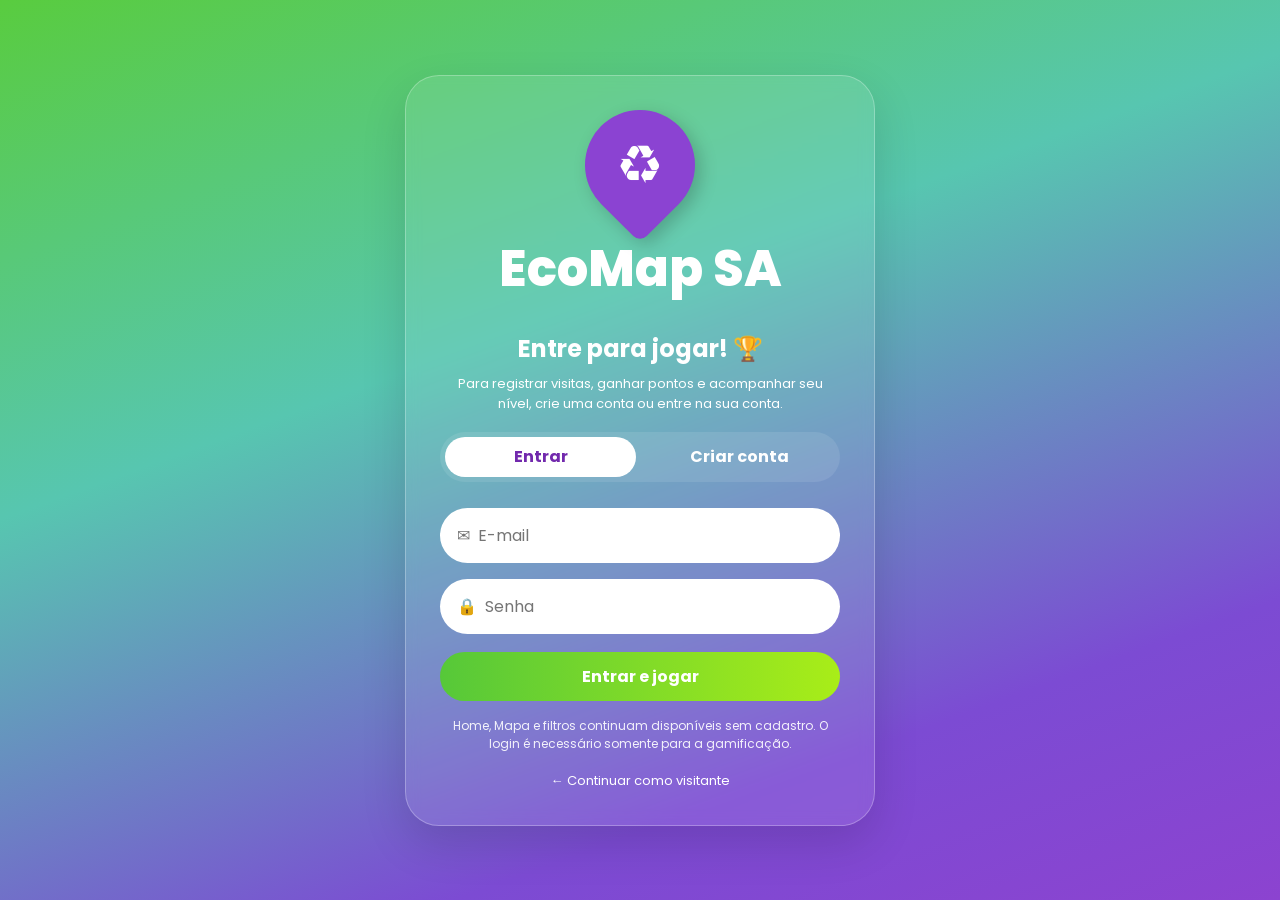
<file: pages/login.html>
<!DOCTYPE html>
<html lang="pt-BR">
<head>
<meta charset="UTF-8">
<meta name="viewport" content="width=device-width, initial-scale=1.0">
<title>Login da gamificação — EcoMap</title>
<link rel="stylesheet" href="../css/style.css">
</head>
<body>
<main class="auth-page">
<section class="auth-card">
<div class="auth-logo">
  <div class="logo-pin"><span>♻</span></div>
  <div class="eco-word">EcoMap SA</div>
</div>
<div style="text-align:center;margin-bottom:18px">
  <h2 style="margin:0 0 8px">Entre para jogar! 🏆</h2>
  <p style="margin:0;font-size:13px">Para registrar visitas, ganhar pontos e acompanhar seu nível, crie uma conta ou entre na sua conta.</p>
</div>
<div class="auth-switch">
  <button type="button" class="active" data-auth-tab="#accountLoginPanel">Entrar</button>
  <button type="button" data-auth-tab="#accountRegisterPanel">Criar conta</button>
</div>
<div id="accountLoginPanel" class="auth-panel active">
<form id="accountLoginForm">
  <input class="input" id="accountEmail" type="email" placeholder="✉  E-mail" required>
  <input class="input" id="accountPassword" type="password" placeholder="🔒  Senha" required>
  <button class="btn btn-green" type="submit">Entrar e jogar</button>
</form>
</div>
<div id="accountRegisterPanel" class="auth-panel">
<form id="accountRegisterForm">
  <input class="input" id="accountName" type="text" placeholder="🌿  Seu nome" required>
  <input class="input" id="registerEmail" type="email" placeholder="✉  E-mail" required>
  <input class="input" id="registerPassword" type="password" placeholder="🔒  Crie uma senha" required>
  <input class="input" id="registerConfirm" type="password" placeholder="🔒  Confirme sua senha" required>
  <button class="btn btn-green" type="submit">Criar conta e jogar</button>
</form>
</div>
<p class="auth-help">Home, Mapa e filtros continuam disponíveis sem cadastro. O login é necessário somente para a gamificação.</p>
<a href="home.html" style="display:block;text-align:center;margin-top:18px;font-size:13px">← Continuar como visitante</a>
</section>
</main>
<script src="../js/script.js"></script>
</body>
</html>
</file>
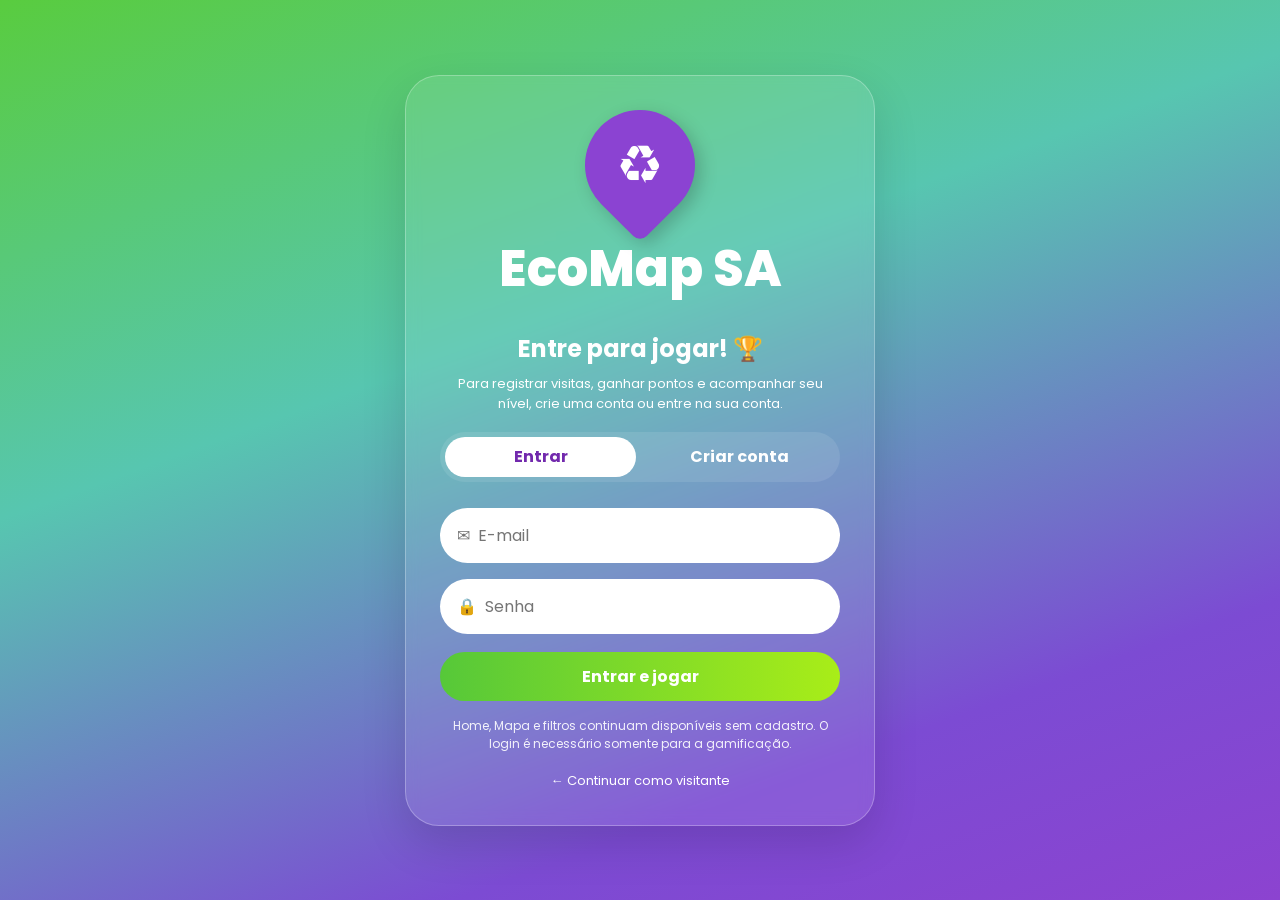
<file: pages/visita.html>
<!DOCTYPE html>
<html lang="pt-BR">
<head>
<meta charset="UTF-8">
<meta name="viewport" content="width=device-width, initial-scale=1.0">
<title>Registrar Visita — EcoMap</title>
<link rel="stylesheet" href="../css/style.css">
</head>
<body data-protected="true">
<div class="site">

<header class="topbar">
  <a class="brand" href="home.html"><span class="brand-mark">♻</span><span class="brand-word">EcoMAp SA</span></a>
  <nav class="desktop-nav">
    <a href="home.html">Início</a>
    <a href="mapa.html">Mapa</a>
    <a href="desafios.html">Desafios</a>
    <a href="configuracoes.html">Configurações</a>
  </nav>
  <div class="top-actions">
    <button class="icon-btn" type="button" aria-label="Notificações" title="Notificações" data-notify="Você não tem novas notificações."><svg viewBox="0 0 24 24" fill="none" stroke="currentColor" stroke-width="2" stroke-linecap="round" stroke-linejoin="round" aria-hidden="true"><path d="M6 8a6 6 0 0 1 12 0c0 7 3 9 3 9H3s3-2 3-9"/><path d="M10.3 21a1.94 1.94 0 0 0 3.4 0"/></svg></button>
    <button class="icon-btn" type="button" aria-label="Sair" title="Sair" data-logout><svg viewBox="0 0 24 24" fill="none" stroke="currentColor" stroke-width="2" stroke-linecap="round" stroke-linejoin="round" aria-hidden="true"><path d="M12 2v10"/><path d="M18.4 6.6a9 9 0 1 1-12.8 0"/></svg></button>
  </div>
</header>
<nav class="bottom-nav">
  <a href="home.html" class="active" aria-label="Início"><svg viewBox="0 0 24 24" fill="none" stroke="currentColor" stroke-width="2" stroke-linecap="round" stroke-linejoin="round" aria-hidden="true"><path d="M15 21v-8a1 1 0 0 0-1-1h-4a1 1 0 0 0-1 1v8"/><path d="M3 10a2 2 0 0 1 .709-1.528l7-5.999a2 2 0 0 1 2.582 0l7 5.999A2 2 0 0 1 21 10v9a2 2 0 0 1-2 2H5a2 2 0 0 1-2-2z"/></svg></a>
  <a href="mapa.html" aria-label="Mapa"><svg viewBox="0 0 24 24" fill="none" stroke="currentColor" stroke-width="2" stroke-linecap="round" stroke-linejoin="round" aria-hidden="true"><path d="M20 10c0 4.993-5.539 10.193-7.399 11.799a1 1 0 0 1-1.202 0C9.539 20.193 4 14.993 4 10a8 8 0 0 1 16 0"/><circle cx="12" cy="10" r="3"/></svg></a>
  <a href="desafios.html" aria-label="Desafios"><svg viewBox="0 0 24 24" fill="none" stroke="currentColor" stroke-width="2" stroke-linecap="round" stroke-linejoin="round" aria-hidden="true"><path d="M6 9H4.5a2.5 2.5 0 0 1 0-5H6"/><path d="M18 9h1.5a2.5 2.5 0 0 0 0-5H18"/><path d="M4 22h16"/><path d="M10 14.66V17c0 .55-.47.98-.97 1.21C7.85 18.75 7 20.24 7 22"/><path d="M14 14.66V17c0 .55.47.98.97 1.21C16.15 18.75 17 20.24 17 22"/><path d="M18 2H6v7a6 6 0 0 0 12 0V2Z"/></svg></a>
  <a href="configuracoes.html" aria-label="Configurações"><svg viewBox="0 0 24 24" fill="none" stroke="currentColor" stroke-width="2" stroke-linecap="round" stroke-linejoin="round" aria-hidden="true"><path d="M12.22 2h-.44a2 2 0 0 0-2 2v.18a2 2 0 0 1-1 1.73l-.43.25a2 2 0 0 1-2 0l-.15-.08a2 2 0 0 0-2.73.73l-.22.38a2 2 0 0 0 .73 2.73l.15.1a2 2 0 0 1 1 1.72v.51a2 2 0 0 1-1 1.74l-.15.09a2 2 0 0 0-.73 2.73l.22.38a2 2 0 0 0 2.73.73l.15-.08a2 2 0 0 1 2 0l.43.25a2 2 0 0 1 1 1.73V20a2 2 0 0 0 2 2h.44a2 2 0 0 0 2-2v-.18a2 2 0 0 1 1-1.73l.43-.25a2 2 0 0 1 2 0l.15.08a2 2 0 0 0 2.73-.73l.22-.39a2 2 0 0 0-.73-2.73l-.15-.08a2 2 0 0 1-1-1.74v-.5a2 2 0 0 1 1-1.74l.15-.09a2 2 0 0 0 .73-2.73l-.22-.38a2 2 0 0 0-2.73-.73l-.15.08a2 2 0 0 1-2 0l-.43-.25a2 2 0 0 1-1-1.73V4a2 2 0 0 0-2-2z"/><circle cx="12" cy="12" r="3"/></svg></a>
</nav>

<main class="page">
  <h1 class="page-title">Registrar Visita</h1>
  <p class="page-subtitle">Registre sua presença e ganhe experiência.</p>
  <section class="card" style="max-width:760px;margin:auto">
    <img class="location-photo" id="visitPhoto" src="../assets/visit_visual.jpeg" alt="Registro de visita">
    <div class="divider" style="color:#8c47c7">Enviar foto</div>
    <input class="input" type="file" accept="image/*" style="background:#f5edf9">
    <div style="text-align:center;font-size:28px;margin:14px 0">⭐ ⭐ ⭐ ⭐ ⭐</div>
    <h2 style="text-align:center;margin:0">4.7 <span style="font-size:14px;font-weight:500">Excelente</span></h2>
    <div class="detail-row">🟢 Ambiente limpo</div>
    <div class="detail-row">🟢 Fácil acesso</div>
    <div class="detail-row">🟢 Equipe atenciosa</div>
    <div class="visit-place-context" aria-live="polite">
      <strong id="visitPlaceName">Local selecionado</strong>
      <span id="visitPlaceCategory">Local sustentável</span>
      <p>Compartilhe uma foto e registre sua experiência neste lugar.</p>
    </div>
    <button class="btn btn-green" id="registerVisit" style="width:100%;margin-top:18px">Registrar Visita</button>
    <a href="mapa.html" style="display:block;text-align:center;margin-top:14px;font-size:13px">← Voltar ao mapa</a>
  </section>
</main>

</div>
<!-- Aviso de notificações (pop up no topo) -->
<div class="eco-toast" id="ecoToast" role="status" aria-live="polite">
  <div class="eco-toast-icon" aria-hidden="true"><svg viewBox="0 0 24 24" fill="none" stroke="currentColor" stroke-width="2" stroke-linecap="round" stroke-linejoin="round" aria-hidden="true"><path d="M6 8a6 6 0 0 1 12 0c0 7 3 9 3 9H3s3-2 3-9"/><path d="M10.3 21a1.94 1.94 0 0 0 3.4 0"/></svg></div>
  <div class="eco-toast-text"><strong data-toast-title></strong><span data-toast-text></span></div>
</div>

<script src="../js/script.js"></script>
</body>
</html>
</file>
<file: css/style.css>
@import url('https://fonts.googleapis.com/css2?family=Poppins:wght@400;500;600;700;800&display=swap');

:root{
  --green:#3fcf4f;
  --green-2:#73df4d;
  --lime:#a9eb17;
  --purple:#7f3fd1;
  --purple-dark:#5b1ba0;
  --purple-light:#c995ea;
  --aqua:#38cbd4;
  --cream:#fffdf1;
  --soft:#ead8f2;
  --ink:#25232a;
  --white:#fff;
  --danger:#ff333b;
  --shadow:0 8px 22px rgba(45,27,70,.18);
  --radius:22px;
}
*{box-sizing:border-box}
html,body{margin:0;padding:0;min-height:100%;font-family:'Poppins',Arial,sans-serif;color:var(--ink);background:#f4f4f4}
a{text-decoration:none;color:inherit}
button,input{font:inherit}
button{border:0;cursor:pointer}
body{min-height:100vh}

/* Desktop web shell */
.site{min-height:100vh;background:linear-gradient(135deg,#f5fff1,#f7efff)}
.topbar{
  position:sticky;top:0;z-index:50;height:74px;
  display:flex;align-items:center;justify-content:space-between;
  padding:0 28px;background:linear-gradient(90deg,#31c64d,#54d44c);
  color:#fff;box-shadow:0 3px 14px rgba(0,0,0,.14)
}
.brand{display:flex;align-items:center;gap:10px;font-weight:800;font-size:28px}
.brand-mark{width:45px;height:45px;border-radius:50%;display:grid;place-items:center;background:#fff;color:var(--purple);font-size:25px;box-shadow:0 3px 8px #0002}
.brand-word{font-size:30px;letter-spacing:-1px}
.top-actions{display:flex;align-items:center;gap:10px}
.icon-btn{width:44px;height:44px;border-radius:50%;background:#ffffff20;color:#fff;font-size:23px}
.desktop-nav{display:flex;gap:7px;align-items:center}
.desktop-nav a{padding:10px 13px;border-radius:12px;font-weight:600}
.desktop-nav a:hover,.desktop-nav a.active{background:#ffffff22}

.page{width:min(1180px,94%);margin:0 auto;padding:32px 0 90px}
.page-title{font-size:38px;margin:0 0 8px;color:var(--purple);font-weight:800}
.page-subtitle{margin:0 0 24px;color:#65606d}

.hero{
  background:linear-gradient(135deg,#35cc4e 0%,#55d94d 45%,#1da878 100%);
  color:#fff;border-radius:0 0 38px 38px;padding:36px 28px 44px;
}
.hero h1{font-size:clamp(34px,5vw,58px);margin:5px 0 20px;font-weight:800}
.hero-grid{display:grid;grid-template-columns:1.2fr .8fr;gap:28px;align-items:center}
.hero-card{background:#ffffff24;border:1px solid #fff4;border-radius:28px;padding:24px;backdrop-filter:blur(5px)}
.mission-card{
  background:linear-gradient(120deg,#f5ffd0,#b7f6db);
  color:#5e6060;border-radius:20px;padding:22px;box-shadow:var(--shadow)
}
.progress{height:13px;background:#fff;border-radius:999px;overflow:hidden}
.progress>span{display:block;height:100%;border-radius:inherit;background:linear-gradient(90deg,var(--purple),#a75ee2)}
.progress-label{font-size:14px;text-align:right;margin-top:6px}
.btn{
  display:inline-flex;align-items:center;justify-content:center;gap:9px;
  min-height:48px;padding:12px 24px;border-radius:999px;font-weight:700;
  transition:.2s transform,.2s filter
}
.btn:hover{transform:translateY(-1px);filter:brightness(1.03)}
.btn-purple{background:linear-gradient(90deg,#7a27c5,#9d55dc);color:#fff}
.btn-green{background:linear-gradient(90deg,#56c839,#a9ed18);color:#fff}
.btn-aqua{background:linear-gradient(90deg,#20b8c4,#59d8e1);color:#fff}
.btn-danger{background:var(--danger);color:#fff}

.grid{display:grid;gap:20px}
.grid-2{grid-template-columns:repeat(2,minmax(0,1fr))}
.grid-3{grid-template-columns:repeat(3,minmax(0,1fr))}
.card{background:#fff;border-radius:var(--radius);padding:22px;box-shadow:var(--shadow)}
.card h2,.card h3{margin-top:0}
.section-head{display:flex;align-items:end;justify-content:space-between;gap:15px;margin:30px 0 15px}
.eco-tip{position:relative;overflow:hidden;background:#f1ffd7;border-radius:22px;padding:22px}
.eco-tip:after{content:"♻";position:absolute;right:18px;bottom:-15px;font-size:80px;color:#6fd24c66}
.eco-tip h3{margin:0;color:var(--purple)}
.mini-note{color:#6b6b6b;font-size:14px;line-height:1.6}

/* Map */
.map-wrap{display:grid;grid-template-columns:1.6fr .75fr;gap:20px}
.map{
  min-height:600px;border-radius:28px;position:relative;overflow:hidden;
  background:
    linear-gradient(25deg,transparent 48%,#f4df6d 49%,#f4df6d 53%,transparent 54%),
    linear-gradient(-15deg,transparent 36%,#77a9ef 37%,#77a9ef 42%,transparent 43%),
    repeating-linear-gradient(45deg,#f7f5e8 0 44px,#fff 44px 48px);
  box-shadow:var(--shadow)
}
.map:before{content:"";position:absolute;inset:0;background:
  linear-gradient(90deg,transparent 0 12%,#fff 12.5% 13%,transparent 13.5% 29%,#fff 29.5% 30%,transparent 30.5% 52%,#fff 52.5% 53%,transparent 53.5% 72%,#fff 72.5% 73%,transparent 73.5%);
  opacity:.65}
.search{position:absolute;z-index:2;left:22px;right:22px;top:22px;background:#fff;border-radius:999px;padding:13px 18px;box-shadow:0 6px 18px #0002;color:#6c3db3;font-weight:600}
.pin{position:absolute;z-index:3;left:54%;top:48%;font-size:58px;color:#ff2e2e;filter:drop-shadow(0 5px 5px #0003)}
.map-panel{background:linear-gradient(#6d20ad,#a767dd);color:#fff;border-radius:28px;padding:22px}
.filter-row{display:flex;align-items:center;gap:10px;padding:13px 4px;border-bottom:1px solid #fff5}
.check{width:24px;height:24px;border-radius:6px;background:#c47ee8;display:grid;place-items:center;font-weight:900}
.distance{margin-top:18px}
.radio{width:22px;height:22px;border:2px solid #fff;border-radius:50%;display:inline-block}
.location-card{background:#fff;color:#222;border-radius:24px;padding:18px;box-shadow:var(--shadow)}
.location-photo{width:100%;height:210px;border-radius:18px;object-fit:cover;background:linear-gradient(135deg,#86c85d,#d6e7bd);display:block}
.detail-row{padding:12px 0;border-bottom:2px solid #e2a8ee}
.detail-row strong{display:block;margin-bottom:4px}
.button-stack{display:grid;gap:10px;margin-top:16px}

/* Challenges */
.challenge-page{background:linear-gradient(#36ca4e 0 220px,#fff 220px 235px,#bcefc0 235px,#d8f6db 100%);min-height:650px;border-radius:0 0 34px 34px}
.level-card{background:#217c35;color:#fff;border-radius:20px;padding:18px;box-shadow:var(--shadow)}
.level-title{text-align:center;color:var(--purple);font-size:32px;font-weight:800}
.challenge-list{background:#fffdf1;border-radius:24px;padding:18px;box-shadow:var(--shadow)}
.challenge{display:flex;align-items:center;gap:12px;padding:14px 4px;border-bottom:2px solid #d9b7e7}
.challenge:last-child{border-bottom:0}
.status{width:32px;height:32px;border:3px solid #222;border-radius:50%;display:grid;place-items:center;flex:0 0 auto}
.status.done{background:#9bdd35;border-color:#476d24;color:#fff}
.challenge-text{flex:1}

/* Settings */
.settings{max-width:760px;margin:0 auto;background:#ead8f2;border-radius:28px;padding:25px;box-shadow:var(--shadow)}
.setting{display:flex;align-items:center;gap:15px;background:#fffdf4;border-radius:16px;padding:15px 18px;margin-bottom:12px}
.setting-icon{width:42px;height:42px;border-radius:50%;background:#a46bd4;color:#fff;display:grid;place-items:center;font-size:21px}
.setting-main{flex:1}.setting-main strong{display:block}.setting-main span{font-size:12px;color:#555}
.toggle{width:48px;height:26px;border-radius:999px;background:#6720a6;padding:3px}.toggle span{display:block;width:20px;height:20px;border-radius:50%;background:#fff;margin-left:20px}

/* Login */
.auth-page{min-height:100vh;display:grid;place-items:center;padding:30px;background:linear-gradient(160deg,#59cc3f 0%,#57c6b0 38%,#7c4bd3 78%,#8c43d0 100%)}
.auth-card{width:min(470px,94vw);background:#ffffff18;border:1px solid #fff4;border-radius:34px;padding:34px;box-shadow:0 18px 45px #0002;backdrop-filter:blur(7px);color:#fff}
.auth-logo{text-align:center;margin-bottom:24px}
.logo-pin{margin:auto;width:110px;height:110px;border-radius:58% 58% 58% 10%;transform:rotate(-45deg);background:#8b43d2;display:grid;place-items:center;box-shadow:0 8px 18px #0003}
.logo-pin span{transform:rotate(45deg);font-size:53px}
.eco-word{font-size:50px;font-weight:800;margin-top:12px}
.input{width:100%;padding:15px 17px;border:0;border-radius:999px;margin:8px 0;color:#333;outline:3px solid transparent}
.input:focus{outline-color:#a9eb17}
.auth-card .btn{width:100%;margin-top:10px}
.divider{display:flex;align-items:center;gap:12px;margin:20px 0;font-weight:700}
.divider:before,.divider:after{content:"";height:2px;flex:1;background:#fff}
.socials{display:flex;justify-content:center;gap:15px}.social{width:54px;height:54px;border-radius:50%;background:#fff;display:grid;place-items:center;font-weight:900;font-size:22px}

/* Mobile bottom nav */
.bottom-nav{display:none}
.mobile-only{display:none}

/* Splash */
.splash{min-height:100vh;display:grid;place-items:center;background:linear-gradient(160deg,#58cb40,#59c7b1 40%,#7d49d1 78%,#8b43cf);color:#fff}
.splash-inner{text-align:center}
.splash-inner .logo-pin{width:145px;height:145px}
.splash-inner .logo-pin span{font-size:72px}
.splash-inner h1{font-size:66px;margin:18px 0 0;font-weight:800}

/* Responsive */
@media(max-width:900px){
  .desktop-nav{display:none}
  .hero-grid,.map-wrap,.grid-3{grid-template-columns:1fr}
  .grid-2{grid-template-columns:1fr}
  .page{padding-bottom:95px}
  .topbar{height:68px;padding:0 16px}
  .brand-word{font-size:25px}
  .bottom-nav{
    position:fixed;display:flex;left:12px;right:12px;bottom:12px;z-index:100;
    height:66px;border-radius:30px;background:linear-gradient(90deg,#4fd06b,#36d77d);
    box-shadow:0 10px 28px #0003;align-items:center;justify-content:space-around
  }
  .bottom-nav a{color:#fff;font-size:25px;text-align:center;padding:7px 16px}
  .bottom-nav a.active{color:#7b36c7}
  .mobile-only{display:block}
}
@media(max-width:600px){
  .topbar{position:sticky}
  .page{width:92%;padding-top:22px}
  .page-title{font-size:30px}
  .hero{padding:24px 16px 28px;border-radius:0 0 26px 26px}
  .hero h1{font-size:35px}
  .card{padding:18px}
  .map{min-height:470px}
  .map-panel{padding:17px}
  .location-photo{height:180px}
  .challenge-page{min-height:600px}
  .level-title{font-size:26px}
  .auth-card{padding:26px 20px}
  .eco-word{font-size:42px}
  .splash-inner h1{font-size:48px}
  .splash-inner .logo-pin{width:120px;height:120px}
}

.game-entry{margin-top:28px;background:linear-gradient(135deg,#5f20a5,#944bd0);color:#fff;border-radius:26px;padding:24px;box-shadow:var(--shadow);display:flex;align-items:center;justify-content:space-between;gap:20px}
.game-entry h2{margin:0 0 7px;font-size:24px}.game-entry p{margin:0;opacity:.92;font-size:14px;line-height:1.6}.game-entry .btn{background:#fff;color:#7025b0}
.auth-switch{display:flex;gap:8px;background:#ffffff18;padding:5px;border-radius:999px;margin-bottom:18px}.auth-switch button{flex:1;min-height:40px;border-radius:999px;background:transparent;color:#fff;font-weight:700}.auth-switch button.active{background:#fff;color:#7229ad}.auth-panel{display:none}.auth-panel.active{display:block}.auth-help{text-align:center;font-size:12px;line-height:1.5;margin:16px 0 0;opacity:.9}
@media(max-width:600px){.game-entry{flex-direction:column;align-items:stretch}.game-entry .btn{width:100%}}


/* Home: resumo de gamificação + registrar visita */
.home-level-card{
  margin-top:16px;
  padding:18px;
  border-radius:18px;
  background:linear-gradient(135deg,#f4e9fb,#fff);
  border:1px solid rgba(109,32,173,.12);
}
.home-level-top{
  display:flex;
  align-items:flex-start;
  justify-content:space-between;
  gap:18px;
}
.home-level-top > div:first-child{
  display:flex;
  flex-direction:column;
  gap:3px;
}
.home-level-label{
  font-size:12px;
  text-transform:uppercase;
  letter-spacing:.08em;
  opacity:.7;
}
.home-level-name{
  font-size:13px;
  opacity:.8;
}
.home-points{
  display:flex;
  flex-direction:column;
  align-items:flex-end;
  text-align:right;
}
.home-points strong{
  font-size:24px;
  color:#6d20ad;
}
.home-points span{
  font-size:12px;
  opacity:.75;
}
.home-register-btn{
  width:100%;
  margin-top:12px;
  text-align:center;
}
.setting-link{
  text-decoration:none;
  color:inherit;
}
@media (max-width:720px){
  .home-level-top{gap:10px}
  .home-points strong{font-size:21px}
}


/* EcoMap: mapa real, filtros funcionais e cartões de ecopontos */
.map-live-wrap{background:#eaf4e7;min-height:600px}
.eco-google-map{position:absolute;inset:0;width:100%;height:100%;min-height:600px}
.map-search{position:absolute;z-index:5;left:18px;right:18px;top:18px;display:flex;align-items:center;gap:10px;background:#fff;border-radius:999px;padding:10px 14px;box-shadow:0 6px 18px #0002;color:var(--purple);font-size:22px}
.map-search input{min-width:0;flex:1;border:0;outline:0;color:#3d3445;background:transparent;font-size:14px}
.map-search button{width:30px;height:30px;border-radius:50%;background:#f0e4f7;color:var(--purple);font-size:22px;line-height:1}
.map-status{position:absolute;z-index:5;left:18px;bottom:16px;max-width:calc(100% - 36px);background:#fff;border-radius:12px;padding:8px 12px;font-size:12px;color:#38583d;box-shadow:0 3px 12px #0002}
.map-status.is-error{color:#7d286f;background:#fff8ff}
.map-key-help{position:absolute;inset:80px 18px 60px;display:flex;flex-direction:column;justify-content:center;align-items:center;text-align:center;padding:22px;background:linear-gradient(145deg,#f3ffe8,#f3e7fc);border:1px solid #d8edce;border-radius:24px;color:#35313b;overflow:auto}
.map-key-help-icon{width:56px;height:56px;border-radius:50%;display:grid;place-items:center;background:linear-gradient(135deg,#39c951,#a8e91d);color:#fff;font-size:28px}
.map-key-help h3{color:var(--purple);font-size:22px;margin:12px 0 5px}
.map-key-help p{font-size:13px;line-height:1.6;max-width:430px;margin:7px 0}
.map-key-help code{background:#fff;border-radius:5px;padding:2px 4px;color:#6926a4;overflow-wrap:anywhere}
.map-key-help a{display:inline-block;margin-top:10px;background:var(--purple);color:#fff;border-radius:999px;padding:10px 16px;font-weight:700;font-size:13px}
.map-panel-intro{font-size:13px;line-height:1.5;color:#fff;margin-top:-6px;opacity:.9}
.filter-control{position:relative;cursor:pointer;user-select:none}
.filter-control input{position:absolute;opacity:0;width:1px;height:1px}
.filter-control .check,.filter-control .radio{flex:0 0 auto}
.filter-control input:not(:checked)+.check{background:#ffffff22;border:1px solid #ffffffaa}
.filter-control input:not(:checked)+.check:after{content:"";display:none}
.filter-control input:checked+.check:after{content:"✓";display:block}
.filter-control input:not(:checked)+.radio{background:transparent}
.filter-control input:checked+.radio{background:#fff;box-shadow:inset 0 0 0 5px #7c36b8}
.filter-control:focus-within{outline:2px solid #d5ff98;outline-offset:2px;border-radius:8px}
.map-location-btn{width:100%;margin-top:12px;padding:10px 12px;border-radius:999px;background:#fff;color:#6326a0;font-weight:700}
.eco-results{margin-top:16px;max-height:300px;overflow:auto}
.eco-results-title{font-size:12px;font-weight:700;margin:0 0 8px;color:#f0ffdb}
.eco-result{width:100%;display:flex;align-items:center;gap:9px;text-align:left;background:#ffffff15;border:1px solid #ffffff30;border-radius:12px;padding:10px;margin-bottom:8px;color:#fff}
.eco-result.selected,.eco-result:hover{background:#ffffff2b;border-color:#d7ff9b}
.eco-result-icon{display:grid;place-items:center;flex:0 0 30px;height:30px;border-radius:50%;background:#45c653;color:#fff}
.eco-result>span:nth-child(2){flex:1;min-width:0}
.eco-result strong,.eco-result small{display:block}
.eco-result strong{font-size:12px}
.eco-result small{font-size:10px;line-height:1.4;opacity:.85;margin-top:3px}
.eco-empty{font-size:12px;line-height:1.5;color:#fff;background:#ffffff15;border-radius:12px;padding:12px}
.btn-map-clear{background:#ffffff;color:#6825a4}
.map-disclaimer{font-size:10px;line-height:1.5;opacity:.78;margin:14px 0 0}
.eco-info-window{font-family:Poppins,Arial,sans-serif;max-width:250px;padding:4px;color:#29242e}
.eco-info-window strong{display:block;color:#6523a1;font-size:15px;margin-bottom:5px}
.eco-info-window p{font-size:12px;line-height:1.45;margin:5px 0}
.eco-info-window a{display:inline-block;margin:7px 8px 0 0;color:#287c3b;font-weight:700;font-size:12px}
.eco-filter-page{max-width:800px;margin:0 auto;background:linear-gradient(135deg,#6d21aa,#9a5bd4);color:#fff}
.eco-filter-page h2{margin-top:0}
.eco-filter-page>p{font-size:14px;line-height:1.6;opacity:.92}
.filter-page-options{margin-top:16px}
.filter-page-actions{display:flex;flex-wrap:wrap;gap:10px;margin-top:22px}
.btn-filter-reset{background:#bd7ee5;color:#fff}
.filter-location-status{font-size:12px;line-height:1.5;opacity:.9}
.local-note{font-size:12px;line-height:1.6;color:#655d6b;margin:14px 0 0}
#ecoLocationDetails .detail-row{line-height:1.6}
#ecoLocationDetails .detail-row strong{color:#6523a1}
@media(max-width:900px){
  .map-live-wrap{min-height:500px}
  .eco-google-map{min-height:500px}
  .eco-results{max-height:220px}
}
@media(max-width:600px){
  .map-live-wrap{min-height:470px}
  .eco-google-map{min-height:470px}
  .map-search{left:12px;right:12px;top:12px;padding:8px 12px}
  .map-key-help{inset:68px 12px 58px;padding:16px}
  .map-key-help h3{font-size:19px}
  .map-status{left:12px;bottom:10px}
  .filter-page-actions .btn{flex:1}
}


/* ==========================================================
   Configurações: toggle de tema, aviso de notificações e janelas
   ========================================================== */
.toggle{transition:background .2s}
.toggle span{transition:margin-left .2s}
.toggle.off{background:#bda6d8}
.toggle.off span{margin-left:0}
.toggle:focus-visible{outline:3px solid #a46bd4;outline-offset:2px}

.setting-action{cursor:pointer;user-select:none;transition:box-shadow .2s}
.setting-action:hover{box-shadow:0 3px 12px rgba(80,40,120,.16)}
.setting-action:focus-visible{outline:3px solid #a46bd4;outline-offset:2px}

/* Aviso no topo da tela */
.eco-toast{
  position:fixed;z-index:300;top:calc(env(safe-area-inset-top,0px) + 14px);left:50%;
  width:min(420px,92vw);display:flex;align-items:center;gap:14px;
  background:#fffdf4;color:var(--ink);border:1px solid #e2a8ee;border-radius:20px;
  padding:14px 18px;box-shadow:0 12px 32px rgba(45,27,70,.28);
  transform:translate(-50%,-160%);opacity:0;pointer-events:none;
  transition:transform .35s ease,opacity .25s ease;cursor:pointer
}
.eco-toast.is-visible{transform:translate(-50%,0);opacity:1;pointer-events:auto}
.eco-toast-icon{width:42px;height:42px;flex:0 0 42px;border-radius:50%;background:#a46bd4;color:#fff;display:grid;place-items:center;font-size:20px}
.eco-toast-text strong{display:block;color:var(--purple);font-weight:800}
.eco-toast-text span{display:block;font-size:14px;color:#555}

/* Janelas sobrepostas (Privacidade, Ajuda, Sobre) */
.eco-modal{
  position:fixed;inset:0;z-index:200;display:none;align-items:center;justify-content:center;
  padding:24px;background:rgba(45,20,75,.38);backdrop-filter:blur(2px)
}
.eco-modal.is-open{display:flex;animation:ecoFade .2s ease}
.eco-modal-panel{
  width:min(640px,100%);max-height:calc(100vh - 48px);max-height:calc(100dvh - 48px);
  overflow-y:auto;overscroll-behavior:contain;
  background:#ead8f2;border-radius:28px;padding:22px 25px 25px;
  box-shadow:0 18px 50px rgba(30,10,55,.35);animation:ecoRise .25s ease
}
.eco-modal-head{display:flex;align-items:center;gap:14px;margin-bottom:16px}
.eco-modal-head h2{flex:1;margin:0;font-size:24px;font-weight:800;color:var(--purple)}
.eco-modal-close{width:40px;height:40px;flex:0 0 40px;border-radius:50%;background:#a46bd4;color:#fff;font-size:17px}
.eco-modal-close:focus-visible{outline:3px solid #6720a6;outline-offset:2px}
.eco-modal-card{background:#fffdf4;border-radius:16px;padding:15px 18px;margin-bottom:12px}
.eco-modal-card h3{margin:0 0 6px;font-size:16px;color:var(--purple)}
.eco-modal-card p,.eco-modal-card li{margin:0;font-size:14px;line-height:1.65;color:#4a4552}
.eco-modal-card ul{margin:0;padding-left:20px}
.eco-modal-card li+li{margin-top:6px}
.eco-modal-card li strong{color:var(--ink)}
.eco-modal-note{margin:0 4px 12px;font-size:12px;line-height:1.6;color:#655d6b}
.eco-modal-action{width:100%;margin-top:6px}
body.modal-open{overflow:hidden}

.help-channels{display:grid;gap:10px;margin-bottom:10px}
.help-channel{display:flex;align-items:center;gap:15px;background:#fffdf4;border-radius:16px;padding:13px 18px}
.help-channel-icon{width:42px;height:42px;flex:0 0 42px;border-radius:50%;background:#a46bd4;color:#fff;display:grid;place-items:center;font-size:20px}
.help-channel-text strong{display:block}
.help-channel-text span{font-size:14px;color:#555}
.help-faq{border-top:2px solid #e2a8ee;padding:10px 0}
.help-faq:first-of-type{margin-top:6px}
.help-faq summary{cursor:pointer;font-weight:600;font-size:14px;line-height:1.5}
.help-faq summary:focus-visible{outline:3px solid #a46bd4;outline-offset:3px;border-radius:6px}
.help-faq p{margin-top:8px}

@keyframes ecoFade{from{opacity:0}to{opacity:1}}
@keyframes ecoRise{from{opacity:0;transform:translateY(14px)}to{opacity:1;transform:none}}
@media(prefers-reduced-motion:reduce){
  .eco-modal.is-open,.eco-modal-panel{animation:none}
  .eco-toast,.toggle,.toggle span{transition:none}
}
@media(max-width:600px){
  .eco-modal{padding:14px}
  .eco-modal-panel{padding:18px 16px 18px;border-radius:24px;max-height:calc(100vh - 28px);max-height:calc(100dvh - 28px)}
  .eco-modal-head h2{font-size:20px}
}

/* ==========================================================
   MODO ESCURO (roxo predominante; o que era roxo vira verde escuro)
   Ativado por <html data-theme="dark">. O modo claro é o padrão.
   ========================================================== */
html[data-theme="dark"]{
  --purple:#46b565;--ink:#f1eafc;--shadow:0 8px 22px rgba(0,0,0,.45);
  scrollbar-color:#5b3aa0 #170d2b
}
html[data-theme="dark"],html[data-theme="dark"] body{background:#120a22}
html[data-theme="dark"] .site{background:linear-gradient(135deg,#150b28,#25114b)}

/* Barras e navegação */
html[data-theme="dark"] .topbar{background:linear-gradient(90deg,#4a1c8f,#6a2fc2);box-shadow:0 3px 14px rgba(0,0,0,.4)}
html[data-theme="dark"] .brand-mark{color:#1f8a3b}
html[data-theme="dark"] .bottom-nav{background:linear-gradient(90deg,#4a1c8f,#6a2fc2)}
html[data-theme="dark"] .bottom-nav a.active{color:#7be09a}

/* Textos */
html[data-theme="dark"] .page-subtitle{color:#c4b6e0}
html[data-theme="dark"] .mini-note,html[data-theme="dark"] .local-note{color:#bdb0d9}
html[data-theme="dark"] [style*="5a5b55"]{color:#e3d8f5!important}
html[data-theme="dark"] [style*="6d20ad"]{color:var(--purple)!important}
html[data-theme="dark"] [style*="8c47c7"]{color:var(--purple)!important}

/* Botões */
html[data-theme="dark"] .btn-purple{background:linear-gradient(90deg,#176c2d,#26903f)}
html[data-theme="dark"] .btn-green{background:linear-gradient(90deg,#7a3fd1,#a463ea)}
html[data-theme="dark"] .btn-map-clear{background:#fff;color:#176c2d}
html[data-theme="dark"] .btn-filter-reset{background:#ffffff26}
html[data-theme="dark"] .game-entry{background:linear-gradient(135deg,#145a28,#26903f)}
html[data-theme="dark"] .game-entry .btn{color:#176c2d}

/* Home */
html[data-theme="dark"] .hero{background:linear-gradient(135deg,#43188a 0%,#5e28b3 45%,#3b2a9e 100%)}
html[data-theme="dark"] .mission-card{background:linear-gradient(120deg,#1b6f35,#17604a);color:#eafff0}
html[data-theme="dark"] .progress>span{background:linear-gradient(90deg,#1f8a3b,#52cc72)}
html[data-theme="dark"] .eco-tip{background:#2f1b5c}
html[data-theme="dark"] .eco-tip:after{color:#9b6cf055}
html[data-theme="dark"] .home-level-card{background:linear-gradient(135deg,#2f1b5c,#3a2573);border-color:#ffffff22}
html[data-theme="dark"] .home-points strong{color:var(--purple)}

/* Cartões e mapa */
html[data-theme="dark"] .card,html[data-theme="dark"] .location-card{background:#2a1850;color:var(--ink)}
html[data-theme="dark"] .detail-row{border-bottom-color:#4a3380}
html[data-theme="dark"] #ecoLocationDetails .detail-row strong{color:var(--purple)}
html[data-theme="dark"] .map-live-wrap{background:#241347}
html[data-theme="dark"] .map-panel{background:linear-gradient(#14582a,#2a8a46)}
html[data-theme="dark"] .check{background:#8a4fe0}
html[data-theme="dark"] .filter-control input:checked+.radio{box-shadow:inset 0 0 0 5px #176c2d}
html[data-theme="dark"] .map-location-btn{color:#176c2d}
html[data-theme="dark"] .eco-result-icon{background:#7a3fd1}
html[data-theme="dark"] .eco-filter-page{background:linear-gradient(135deg,#14582a,#2a8a46);color:#fff}
html[data-theme="dark"] .map-search{background:#2a1850;color:var(--purple)}
html[data-theme="dark"] .map-search input{color:#f1eafc}
html[data-theme="dark"] .map-search button{background:#3a2573;color:var(--purple)}
html[data-theme="dark"] .map-status{background:#2a1850;color:#c4b6e0}
html[data-theme="dark"] .map-status.is-error{background:#3a1c4d;color:#ffb3ec}
html[data-theme="dark"] .map-key-help{background:linear-gradient(145deg,#2a1850,#1c3a2a);border-color:#4a3380;color:var(--ink)}
html[data-theme="dark"] .map-key-help code{background:#170d2b;color:#7be09a}
html[data-theme="dark"] .map-key-help a{background:#176c2d}

/* Desafios */
html[data-theme="dark"] .challenge-page{background:linear-gradient(#4a1c8f 0 220px,#5b34a6 220px 235px,#1f1240 235px,#170d2b 100%)}
html[data-theme="dark"] .level-card{background:#2b0f5c}
html[data-theme="dark"] .challenge-list{background:#2a1850}
html[data-theme="dark"] .challenge{border-bottom-color:#4a3380}
html[data-theme="dark"] .status{border-color:#c9bce6}
html[data-theme="dark"] .status.done{background:#1f8a3b;border-color:#52cc72}
html[data-theme="dark"] .challenge .btn[style*="c697e6"]{background:#1f8a3b!important}

/* Registrar visita */
html[data-theme="dark"] [style*="6aa947"]{background:linear-gradient(135deg,#6a2cc4,#9055e0)!important}

/* Configurações */
html[data-theme="dark"] .settings{background:#2a1850}
html[data-theme="dark"] .setting{background:#3a2573}
html[data-theme="dark"] .setting-icon,html[data-theme="dark"] .help-channel-icon,html[data-theme="dark"] .eco-toast-icon{background:#1f8a3b}
html[data-theme="dark"] .setting-main span{color:#c4b6e0}
html[data-theme="dark"] .toggle{background:#1f8a3b}
html[data-theme="dark"] .setting-action:hover{box-shadow:0 3px 12px rgba(0,0,0,.4)}
html[data-theme="dark"] .setting-action:focus-visible,html[data-theme="dark"] .toggle:focus-visible,html[data-theme="dark"] .help-faq summary:focus-visible{outline-color:#7be09a}

/* Aviso e janelas */
html[data-theme="dark"] .eco-toast{background:#3a2573;border-color:#5b3aa0;box-shadow:0 12px 32px rgba(0,0,0,.55)}
html[data-theme="dark"] .eco-toast-text span{color:#c4b6e0}
html[data-theme="dark"] .eco-modal{background:rgba(8,3,20,.55)}
html[data-theme="dark"] .eco-modal-panel{background:#2a1850;box-shadow:0 18px 50px rgba(0,0,0,.6)}
html[data-theme="dark"] .eco-modal-close{background:#1f8a3b}
html[data-theme="dark"] .eco-modal-close:focus-visible{outline-color:#7be09a}
html[data-theme="dark"] .eco-modal-card,html[data-theme="dark"] .help-channel{background:#3a2573}
html[data-theme="dark"] .eco-modal-card p,html[data-theme="dark"] .eco-modal-card li{color:#d9ceef}
html[data-theme="dark"] .eco-modal-card li strong{color:#fff}
html[data-theme="dark"] .eco-modal-note{color:#bdb0d9}
html[data-theme="dark"] .help-channel-text span{color:#c4b6e0}
html[data-theme="dark"] .help-faq{border-top-color:#5b3aa0}

/* Entrada, login e abertura */
html[data-theme="dark"] .auth-page{background:linear-gradient(160deg,#3b1580 0%,#4a1f9a 38%,#2f1a66 78%,#1c1040 100%)}
html[data-theme="dark"] .splash{background:linear-gradient(160deg,#3a1480,#4a1f9a 40%,#2c1766 78%,#1b0f40)}
html[data-theme="dark"] .logo-pin{background:#1f8a3b}
html[data-theme="dark"] .auth-switch button.active{color:#176c2d}
html[data-theme="dark"] .input:focus{outline-color:#7be09a}


/* ==========================================================
   Gamificação: aba Desafios só para quem tem cadastro
   ========================================================== */
html:not([data-gamer="true"]) .desktop-nav a[href="desafios.html"],
html:not([data-gamer="true"]) .bottom-nav a[href="desafios.html"]{display:none}

/* Logos dos canais de suporte (Ajuda) */
.help-channel-logo{width:42px;height:42px;flex:0 0 42px;border-radius:12px;display:grid;place-items:center;overflow:hidden}
.help-channel-logo svg{width:26px;height:26px;display:block}
.logo-whatsapp{background:#25d366}
.logo-instagram{background:radial-gradient(circle at 30% 107%,#fdf497 0%,#fdf497 5%,#fd5949 45%,#d6249f 60%,#285aeb 90%)}
.logo-email{background:#fff;border:1px solid #e4dcea}
.logo-email svg{width:28px;height:22px}


/* ==========================================================
   Ícones (sino, cadeado, sair e menu do celular)
   ========================================================== */
.icon-btn{display:grid;place-items:center}
.icon-btn svg{width:22px;height:22px;display:block}
.setting-icon svg,.eco-toast-icon svg{width:21px;height:21px;display:block}
@media(max-width:900px){
  .bottom-nav a{display:grid;place-items:center}
  .bottom-nav a svg{width:26px;height:26px;display:block}
}

/* Botão "Registrar missão" com um respiro da linha acima */
#registerMission{margin-top:18px}

/* ==========================================================
   Dicas da tela inicial: cards empilhados que viram ao toque
   ========================================================== */
.eco-tip{
  cursor:pointer;user-select:none;-webkit-tap-highlight-color:transparent;
  box-shadow:0 7px 0 -3px #d9efb3,0 14px 0 -6px #c5e394,0 20px 26px -10px rgba(60,100,40,.4);
  transform:perspective(800px) rotateY(0deg) translateY(0);
  transition:transform .2s ease,box-shadow .2s ease
}
.eco-tip:hover{transform:perspective(800px) rotateY(0deg) translateY(-3px)}
.eco-tip:active{transform:perspective(800px) rotateY(0deg) translateY(0)}
.eco-tip.is-turning{transform:perspective(800px) rotateY(90deg) translateY(0)}
.eco-tip:focus-visible{outline:3px solid #a46bd4;outline-offset:4px}
.eco-tip-hint{display:block;margin-top:12px;font-size:12px;font-weight:600;color:#5b8a3a;position:relative;z-index:1}
@media(prefers-reduced-motion:reduce){.eco-tip{transition:none}}
html[data-theme="dark"] .eco-tip{box-shadow:0 7px 0 -3px #261650,0 14px 0 -6px #1e1042,0 20px 26px -10px rgba(0,0,0,.55)}
html[data-theme="dark"] .eco-tip-hint{color:#b9a6ea}
html[data-theme="dark"] .eco-tip:focus-visible{outline-color:#7be09a}
/* Mantém a altura do card estável ao trocar de dica (até 2 linhas de texto) */
.eco-tip p{min-height:3em;min-height:2lh}


/* Contexto do local na tela Registrar Visita */
.visit-place-context{
  margin-top:20px;
  padding:14px 18px;
  border-radius:16px;
  background:linear-gradient(135deg,#eef8e9,#f4f9ed);
  border:1px solid #d8ebce;
  text-align:center;
  display:flex;
  flex-direction:column;
  gap:4px;
  color:#315b2b;
}
.visit-place-context strong{font-size:17px;font-weight:800}
.visit-place-context span{font-size:12px;font-weight:700;color:#63944b;text-transform:uppercase;letter-spacing:.04em}
.visit-place-context p{margin:3px 0 0;font-size:13px;color:#58704f}
html[data-theme="dark"] .visit-place-context{
  background:linear-gradient(135deg,#263d2a,#30452d);
  border-color:#466744;
  color:#f1f8ed;
}
html[data-theme="dark"] .visit-place-context span,
html[data-theme="dark"] .visit-place-context p{color:#c5dfba}
</file>
